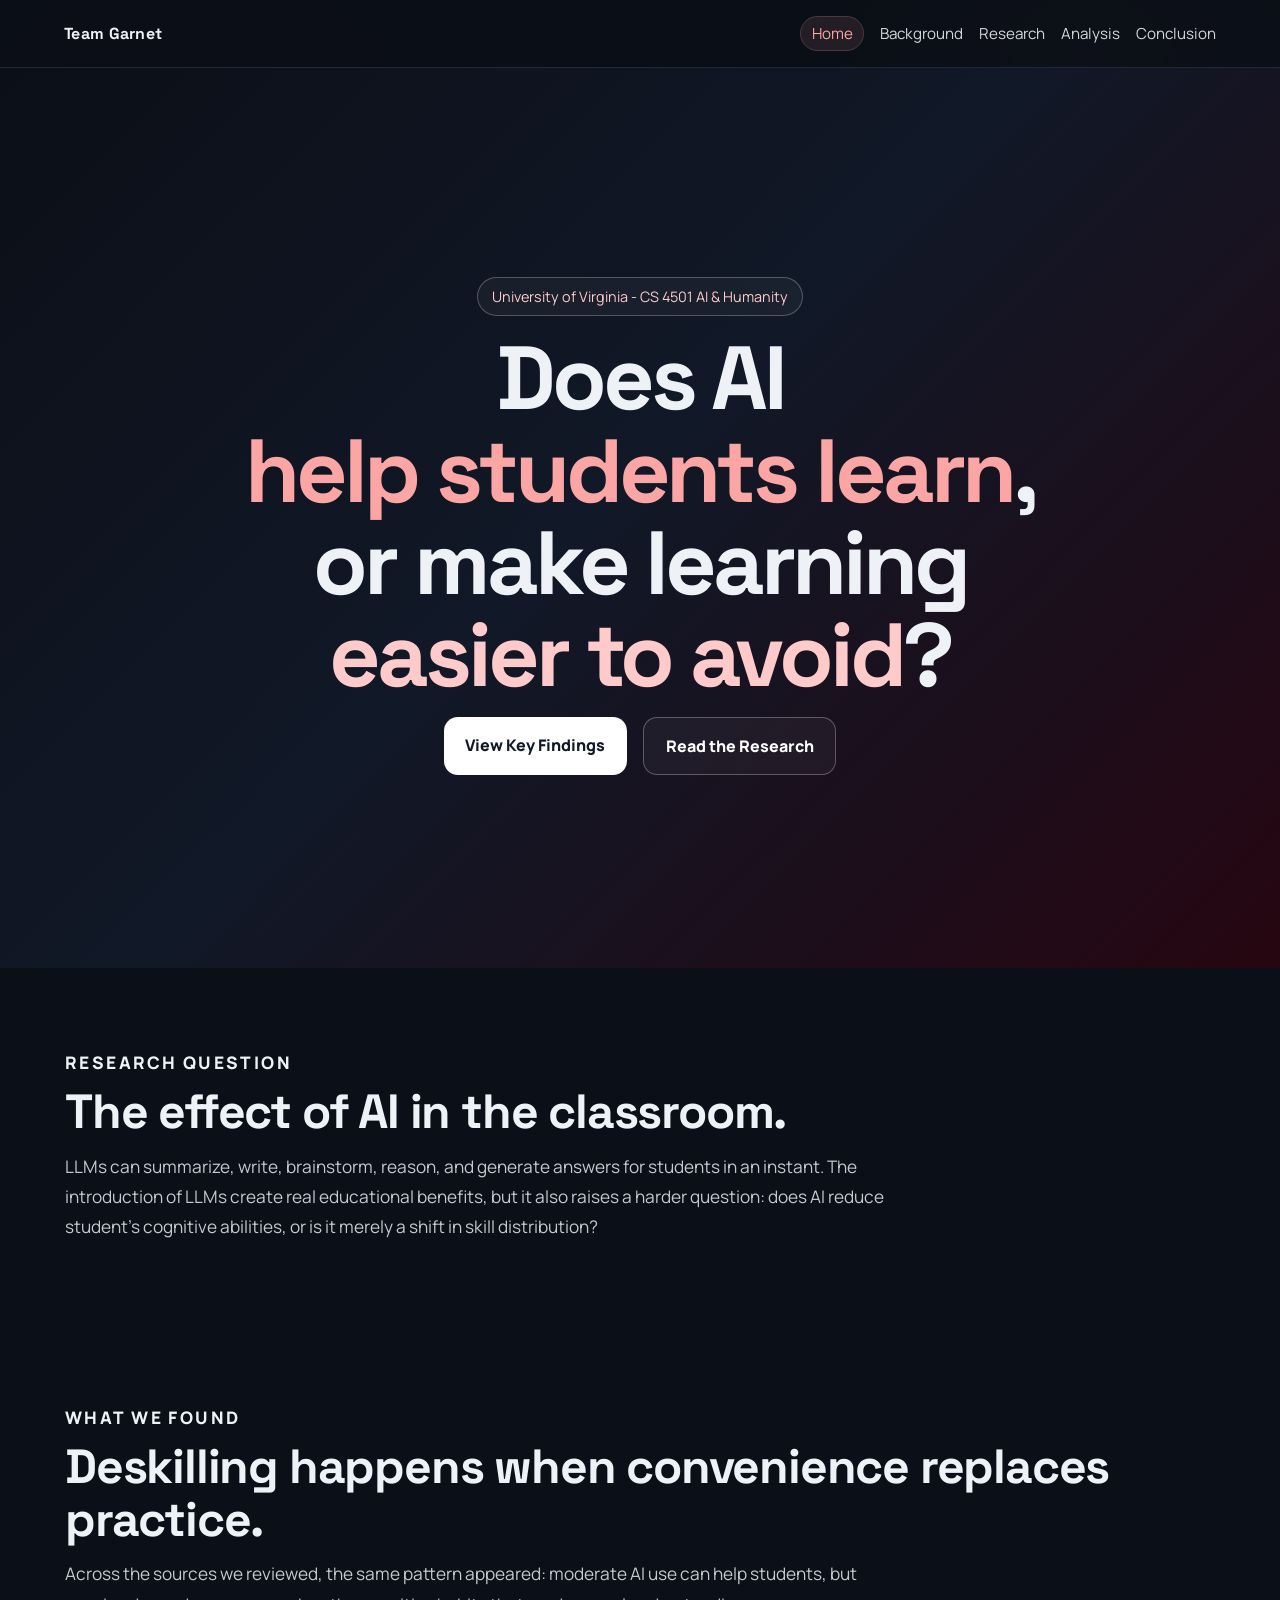
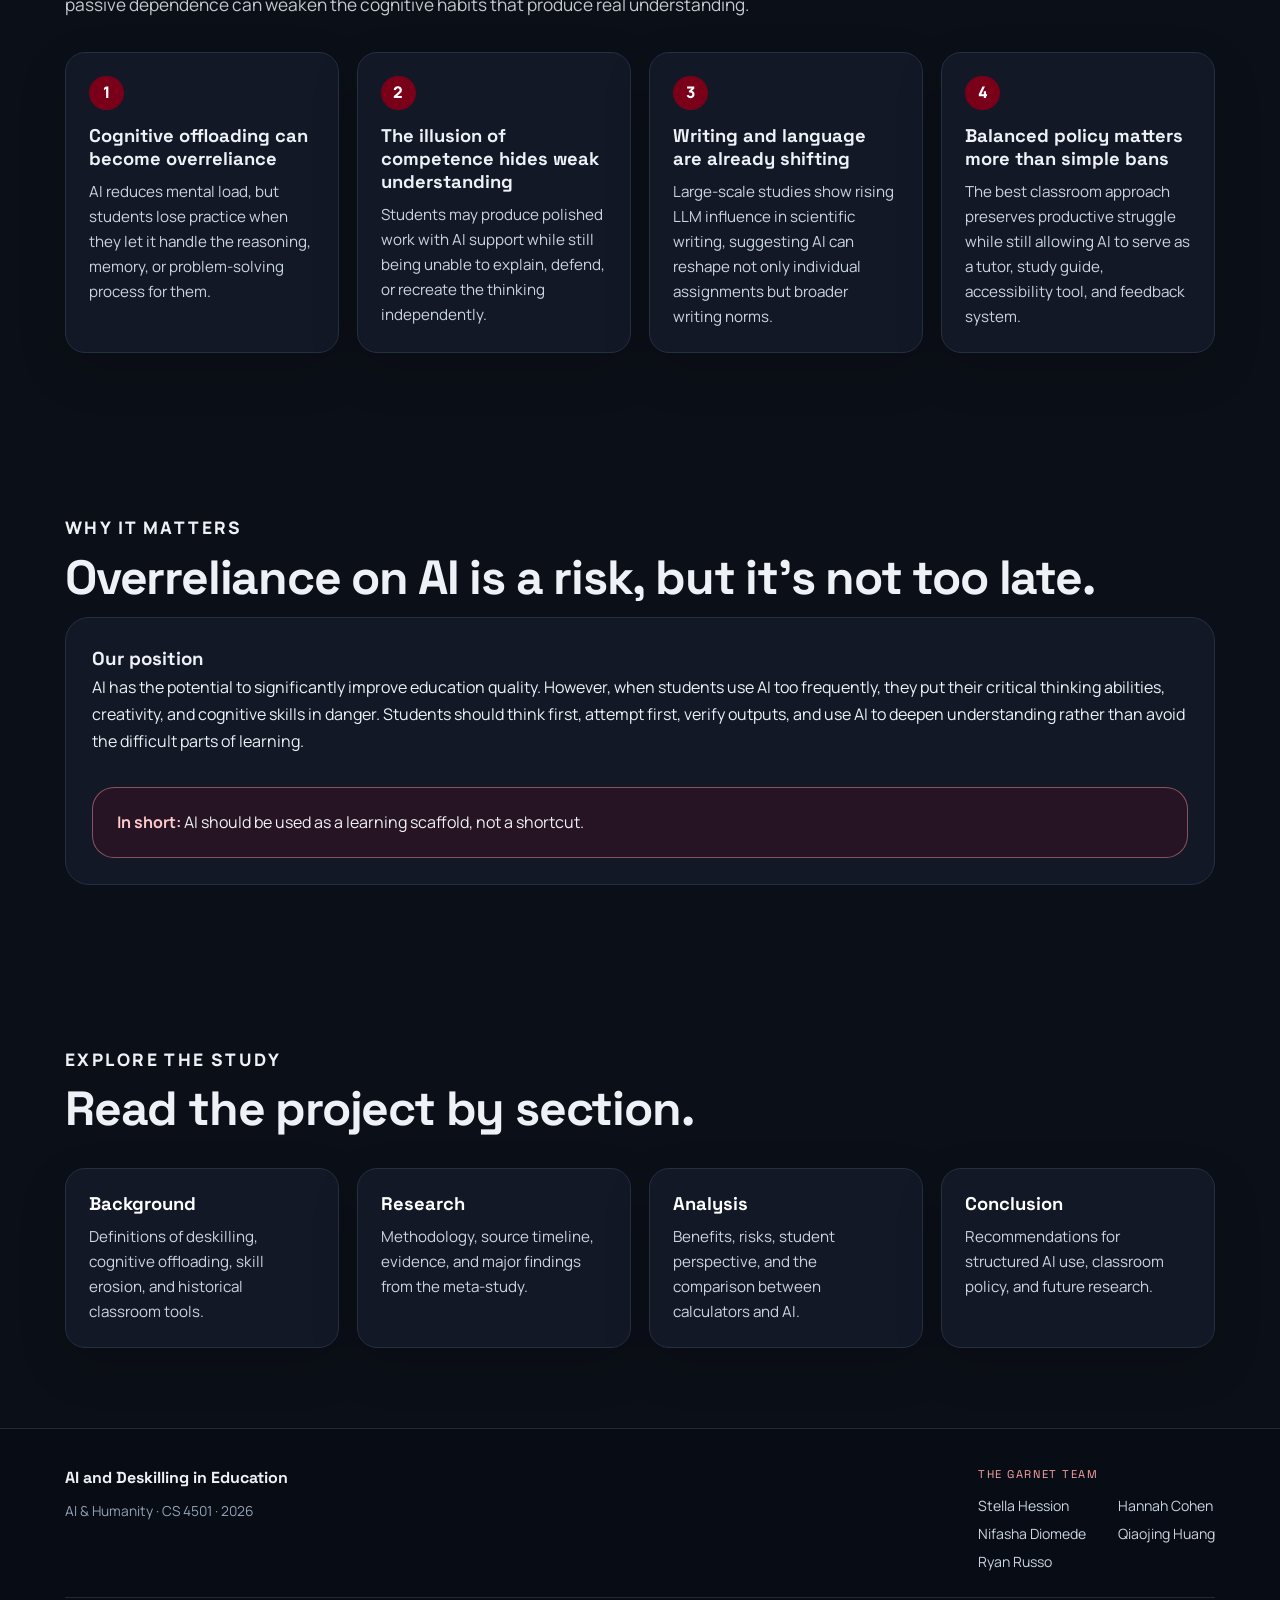
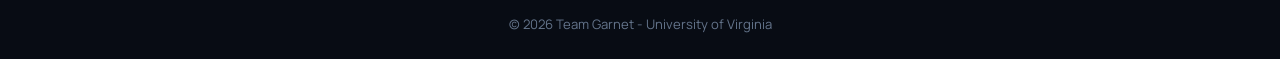
<file: index.html>
<!DOCTYPE html>
<html lang="en">
<head>
<meta charset="UTF-8" />
<meta name="viewport" content="width=device-width, initial-scale=1.0" />
<title>AI and Deskilling in Education | Team Garnet</title>
<link rel="preconnect" href="https://fonts.googleapis.com">
<link rel="preconnect" href="https://fonts.gstatic.com" crossorigin>
<link href="https://fonts.googleapis.com/css2?family=Manrope:wght@400;500;600;700;800&family=Space+Grotesk:wght@500;600;700&display=swap" rel="stylesheet">
<style>
*{margin:0;padding:0;box-sizing:border-box}
html{scroll-behavior:smooth}
body{font-family:"Manrope","Segoe UI",Arial,sans-serif;background:#0b0f17;color:#eef2f7;line-height:1.6}
body::before{content:"";position:fixed;inset:0;pointer-events:none;background:radial-gradient(circle at 15% 20%,rgba(122,0,25,.22),transparent 28%),radial-gradient(circle at 85% 10%,rgba(252,165,165,.14),transparent 24%)}
nav{position:sticky;top:0;width:100%;z-index:1000;background:rgba(11,15,23,.9);backdrop-filter:blur(10px);border-bottom:1px solid #1f2937}
.navwrap{max-width:1200px;margin:auto;display:flex;justify-content:space-between;align-items:center;padding:1.25rem 1.5rem}
.logo{font-family:"Space Grotesk","Segoe UI",Arial,sans-serif;font-weight:700;letter-spacing:.3px}
nav ul{display:flex;gap:1rem;list-style:none;flex-wrap:wrap}
nav a{color:#eef2f7;text-decoration:none;font-size:.95rem;opacity:.88}
nav a:hover{opacity:1;color:#fca5a5}
header{position:relative;min-height:100vh;display:flex;align-items:center;justify-content:center;padding:5rem 1.5rem 4rem;background:linear-gradient(135deg,#0b0f17 0%,#111827 48%,#260611 100%)}
.hero{max-width:1050px;text-align:center}
.badge{display:inline-block;padding:.45rem .9rem;border:1px solid rgba(255,255,255,.25);border-radius:999px;margin-bottom:1rem;font-size:.9rem;color:#fecaca;background:rgba(255,255,255,.04)}
h1,h2,h3,.stat b{font-family:"Space Grotesk","Segoe UI",Arial,sans-serif}
h1{font-size:clamp(2.8rem,7vw,5.8rem);line-height:1.03;margin-bottom:1rem;letter-spacing:-.045em;font-weight:700}
.headline-line{display:block}
.headline-nowrap{white-space:nowrap}
.highlight{color:#fca5a5}
.highlight-alt{color:#fecaca}
.lead{font-size:1.22rem;max-width:820px;margin:0 auto 1.8rem;opacity:.92}
.reveal{opacity:0;transform:translateY(22px);animation:fadeUp .7s ease forwards}
.delay-1{animation-delay:.08s}
.delay-2{animation-delay:.2s}
.delay-3{animation-delay:.32s}
.delay-4{animation-delay:.44s}
.delay-5{animation-delay:.58s}
.delay-6{animation-delay:.72s}
@keyframes fadeUp{
  to{opacity:1;transform:translateY(0)}
}
@media(prefers-reduced-motion:reduce){
  .reveal{opacity:1;transform:none;animation:none}
}
.buttons{display:flex;gap:1rem;justify-content:center;flex-wrap:wrap}
.btn{padding:.95rem 1.35rem;border-radius:14px;text-decoration:none;font-weight:800;transition:.2s}
.btn:hover{transform:translateY(-2px)}
.primary{background:#fff;color:#111827}
.secondary{border:1px solid rgba(255,255,255,.28);color:#fff;background:rgba(255,255,255,.04)}
section{position:relative;padding:5rem 1.5rem}
.wrap{max-width:1150px;margin:auto}
.eyebrow{color:#fca5a5;font-weight:800;text-transform:uppercase;letter-spacing:.14em;font-size:.76rem;margin-bottom:.5rem}
.section-title{font-size:clamp(2rem,4vw,3rem);line-height:1.1;margin-bottom:.8rem;letter-spacing:-.025em}
.muted{opacity:.82;max-width:830px}
.stats{display:grid;grid-template-columns:repeat(auto-fit,minmax(190px,1fr));gap:1rem;margin-top:2.2rem}
.stat{background:linear-gradient(180deg,#151c2b,#101722);padding:1.25rem;border-radius:20px;border:1px solid #243042;text-align:left}
.stat b{display:block;font-size:2.25rem;line-height:1;color:#fca5a5;margin-bottom:.45rem}
.stat span{display:block;color:#cbd5e1;font-size:.95rem}
.callout{margin-top:2rem;padding:1.35rem 1.5rem;border:1px solid rgba(252,165,165,.45);background:rgba(122,0,25,.2);border-radius:22px}
.callout strong{color:#fecaca}
.grid{display:grid;grid-template-columns:repeat(auto-fit,minmax(250px,1fr));gap:1.15rem;margin-top:2rem}
.card{background:#121826;border:1px solid #243042;padding:1.45rem;border-radius:20px;transition:.25s}
.card:hover{transform:translateY(-4px);border-color:#fca5a5}
.card h3{margin-bottom:.55rem;font-size:1.15rem}
.card p{color:#cbd5e1}
.number{display:inline-flex;align-items:center;justify-content:center;width:2.15rem;height:2.15rem;border-radius:50%;background:#7a0019;color:#fff;font-weight:800;margin-bottom:.85rem}
.split{display:grid;grid-template-columns:1.1fr .9fr;gap:1.4rem;align-items:stretch;margin-top:2rem}
.panel{background:#121826;border:1px solid #243042;border-radius:24px;padding:1.6rem}
.comparison{display:grid;gap:.85rem;margin-top:1rem}
.row{display:grid;grid-template-columns:120px 1fr;gap:1rem;align-items:center}
.bar{height:16px;border-radius:999px;background:#1f2937;overflow:hidden}
.bar span{display:block;height:100%;border-radius:999px;background:linear-gradient(90deg,#fca5a5,#ef4444)}
.small{font-size:.9rem;color:#cbd5e1}
.site-card{display:block;color:inherit;text-decoration:none}
.site-card h3{color:#fff}
.site-footer{position:relative;padding:2.25rem 1.5rem 1.5rem;border-top:1px solid #1f2937;color:#cbd5e1;background:#080c14}
.footer-wrap{max-width:1150px;margin:auto;display:grid;grid-template-columns:1fr auto;gap:3rem;align-items:start}
.footer-info h3{color:#eef2f7;margin-bottom:.5rem;font-size:1rem}
.footer-info p{margin-bottom:.35rem;color:#94a3b8;font-size:.86rem}
.footer-label{font-family:"Space Grotesk","Segoe UI",Arial,sans-serif;text-transform:uppercase;letter-spacing:.14em;font-size:.7rem;color:#fca5a5;margin-bottom:.65rem}
.footer-team{justify-self:end}
.team-grid{display:grid;grid-template-columns:repeat(2,max-content);gap:.35rem 2rem}
.team-grid span{color:#cbd5e1;font-size:.88rem}
.footer-bottom{max-width:1150px;margin:1.5rem auto 0;padding-top:1rem;border-top:1px solid #1f2937;text-align:center;color:#64748b;font-size:.82rem}
@media(max-width:560px){
  .navwrap{align-items:flex-start;flex-direction:column;gap:.75rem}
  nav ul{gap:.65rem}
  .split{grid-template-columns:1fr}
  .row{grid-template-columns:1fr}
  .footer-wrap{grid-template-columns:1fr}
  .team-grid{grid-template-columns:1fr}
}
</style>
<link rel="stylesheet" href="assets/style.css">
</head>
<body>
<nav>
<div class="navwrap">
<div class="logo">Team Garnet</div>
<ul>
<li><a class="active" href="index.html">Home</a></li>
<li><a href="background.html">Background</a></li>
<li><a href="research.html">Research</a></li>
<li><a href="analysis.html">Analysis</a></li>
<li><a href="conclusion.html">Conclusion</a></li>
</ul>
</div>
</nav>

<header>
<div class="hero">
<div class="badge reveal delay-1">University of Virginia - CS 4501 AI & Humanity</div>
<h1>
<span class="headline-line reveal delay-2">Does AI <span class="highlight headline-nowrap">help students learn</span>,</span>
<span class="headline-line reveal delay-3">or make learning <span class="highlight-alt headline-nowrap">easier to avoid</span>?</span>
</h1>
<div class="buttons reveal delay-6">
<a class="btn primary" href="#findings">View Key Findings</a>
<a class="btn secondary" href="research.html">Read the Research</a>
</div>
</div>
</header>

<section id="about">
<div class="wrap">
<p class="eyebrow">Research Question</p>
<h2 class="section-title">The effect of AI in the classroom.</h2>
<p class="muted">LLMs can summarize, write, brainstorm, reason, and generate answers for students in an instant. The introduction of LLMs create real educational benefits, but it also raises a harder question: does AI reduce student's cognitive abilities, or is it merely a shift in skill distribution?
</p>
  

</section>

<section id="findings">
<div class="wrap">
<p class="eyebrow">What We Found</p>
<h2 class="section-title">Deskilling happens when convenience replaces practice.</h2>
<p class="muted">Across the sources we reviewed, the same pattern appeared: moderate AI use can help students, but passive dependence can weaken the cognitive habits that produce real understanding.</p>

<div class="grid">
<div class="card">
<div class="number">1</div>
<h3>Cognitive offloading can become overreliance</h3>
<p>AI reduces mental load, but students lose practice when they let it handle the reasoning, memory, or problem-solving process for them.</p>
</div>
<div class="card">
<div class="number">2</div>
<h3>The illusion of competence hides weak understanding</h3>
<p>Students may produce polished work with AI support while still being unable to explain, defend, or recreate the thinking independently.</p>
</div>
<div class="card">
<div class="number">3</div>
<h3>Writing and language are already shifting</h3>
<p>Large-scale studies show rising LLM influence in scientific writing, suggesting AI can reshape not only individual assignments but broader writing norms.</p>
</div>
<div class="card">
<div class="number">4</div>
<h3>Balanced policy matters more than simple bans</h3>
<p>The best classroom approach preserves productive struggle while still allowing AI to serve as a tutor, study guide, accessibility tool, and feedback system.</p>
</div>
</div>
</div>
</section>

<section>
<div class="wrap">
<p class="eyebrow">Why It Matters</p>
<h2 class="section-title">Overreliance on AI is a risk, but it's not too late.</h2>
<div class="panel">
<h3>Our position</h3>
<p>AI has the potential to significantly improve education quality. However, when students use AI too frequently, they put their critical thinking abilities, creativity, and cognitive skills in danger. Students should think first, attempt first, verify outputs, and use AI to deepen understanding rather than avoid the difficult parts of learning.</p>
<div class="callout">
<strong>In short:</strong> AI should be used as a learning scaffold, not a shortcut.
</div>
</div>
</div>
</section>

<section>
<div class="wrap">
<p class="eyebrow">Explore the Study</p>
<h2 class="section-title">Read the project by section.</h2>
<div class="grid">
<a class="card site-card" href="background.html"><h3>Background</h3><p>Definitions of deskilling, cognitive offloading, skill erosion, and historical classroom tools.</p></a>
<a class="card site-card" href="research.html"><h3>Research</h3><p>Methodology, source timeline, evidence, and major findings from the meta-study.</p></a>
<a class="card site-card" href="analysis.html"><h3>Analysis</h3><p>Benefits, risks, student perspective, and the comparison between calculators and AI.</p></a>
<a class="card site-card" href="conclusion.html"><h3>Conclusion</h3><p>Recommendations for structured AI use, classroom policy, and future research.</p></a>
</div>
</div>
</section>

<footer class="site-footer">
<div class="footer-wrap">
<div class="footer-info">
<h3>AI and Deskilling in Education</h3>
<p>AI &amp; Humanity &middot; CS 4501 &middot; 2026</p>
</div>
<div class="footer-team">
<p class="footer-label">The Garnet Team</p>
<div class="team-grid">
<span>Stella Hession</span>
<span>Hannah Cohen</span>
<span>Nifasha Diomede</span>
<span>Qiaojing Huang</span>
<span>Ryan Russo</span>
</div>
</div>
</div>
<div class="footer-bottom">&copy; 2026 Team Garnet - University of Virginia</div>
</footer>
</body>
</html>
</file>
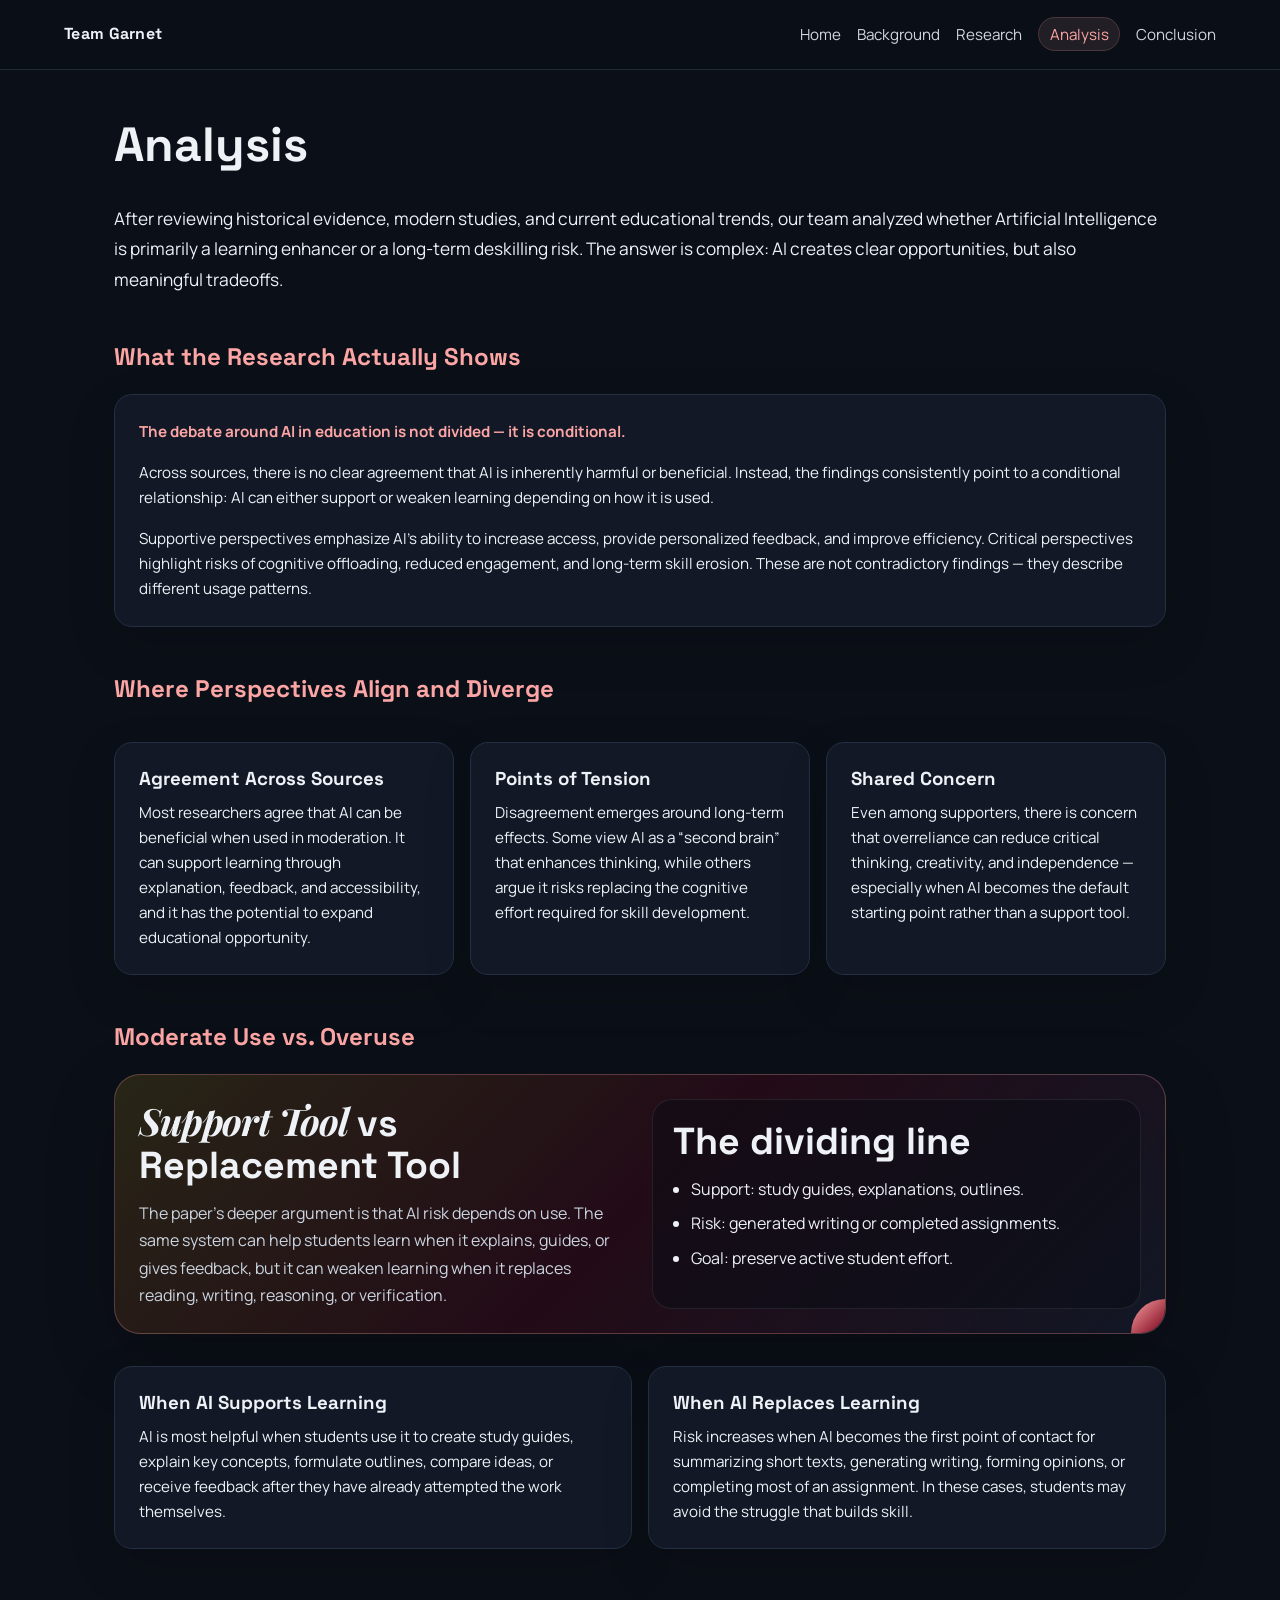
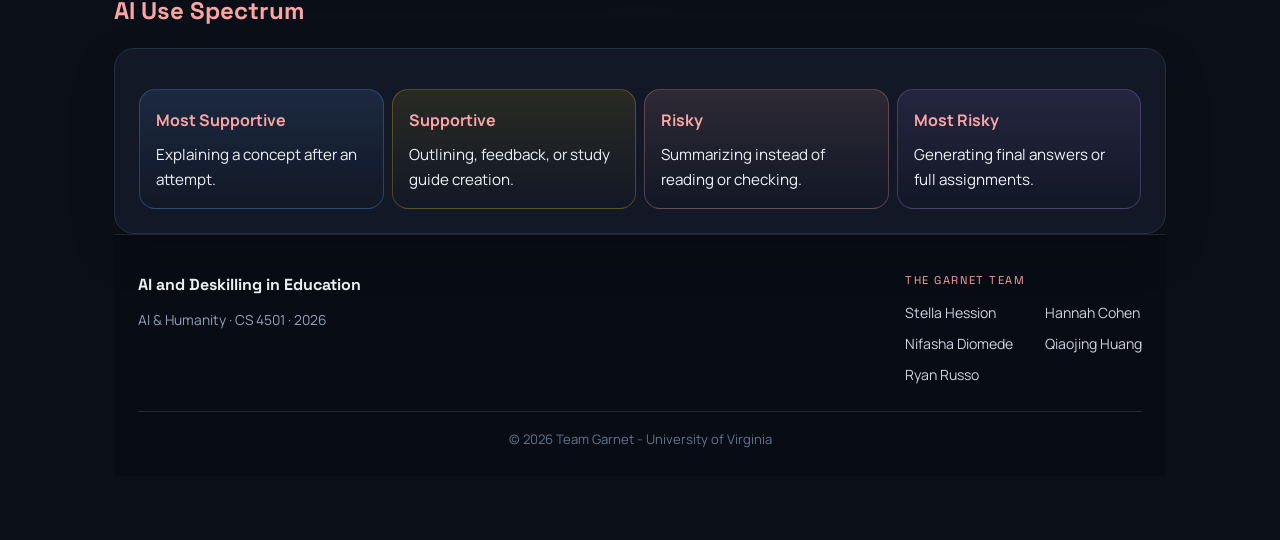
<file: analysis.html>
<!DOCTYPE html>
<html lang="en">
<head>
<meta charset="UTF-8">
<meta name="viewport" content="width=device-width, initial-scale=1.0">
<title>Analysis | AI and Deskilling</title>
<link rel="preconnect" href="https://fonts.googleapis.com">
<link rel="preconnect" href="https://fonts.gstatic.com" crossorigin>
<link href="https://fonts.googleapis.com/css2?family=Manrope:wght@400;500;600;700;800&family=Space+Grotesk:wght@500;600;700&display=swap" rel="stylesheet">

<style>
*{
  margin:0;
  padding:0;
  box-sizing:border-box;
}

body{
  font-family:"Manrope","Segoe UI",Arial,sans-serif;
  background:#0b0f17;
  color:#eef2f7;
  line-height:1.8;
}

nav{
  position:sticky;
  top:0;
  width:100%;
  z-index:1000;
  background:rgba(11,15,23,.9);
  backdrop-filter:blur(10px);
  border-bottom:1px solid #1f2937;
}

.navwrap{
  max-width:1200px;
  margin:auto;
  display:flex;
  justify-content:space-between;
  align-items:center;
  padding:1.25rem 1.5rem;
}

.logo{
  font-family:"Space Grotesk","Segoe UI",Arial,sans-serif;
  font-weight:700;
  letter-spacing:.3px;
}

nav ul{
  display:flex;
  gap:1rem;
  list-style:none;
  flex-wrap:wrap;
}

nav a{
  color:#eef2f7;
  text-decoration:none;
  font-size:.95rem;
  opacity:.88;
  transition:.2s;
}

nav a:hover{
  opacity:1;
  color:#fca5a5;
}

.wrap{
  max-width:1100px;
  margin:auto;
  padding:2rem 1.5rem 4rem;
}

h1,h2,h3{
  font-family:"Space Grotesk","Segoe UI",Arial,sans-serif;
}

h1{
  font-size:3rem;
  margin-bottom:1rem;
}
.reveal-on-scroll{
  opacity:0;
  transform:translateY(18px);
  transition:opacity .6s ease, transform .6s ease;
}
.reveal-on-scroll.is-visible{
  opacity:1;
  transform:translateY(0);
}

h2{
  color:#fca5a5;
  margin-top:2.5rem;
  margin-bottom:1rem;
}

.grid{
  display:grid;
  grid-template-columns:repeat(auto-fit,minmax(260px,1fr));
  gap:1rem;
  margin-top:1rem;
}

.card{
  background:#121826;
  border:1px solid #243042;
  border-radius:18px;
  padding:1.5rem;
  margin-top:1rem;
  transition:.25s;
}

.card:hover{
  transform:translateY(-4px);
  border-color:#fca5a5;
}

.card h3{
  margin-bottom:.6rem;
}

.quote{
  font-size:1.15rem;
  color:#fca5a5;
  font-weight:700;
}
.spectrum{
  margin-top:1rem;
  background:#121826;
  border:1px solid #243042;
  border-radius:20px;
  padding:1.5rem;
}
.spectrum-bar{
  display:grid;
  grid-template-columns:repeat(4,1fr);
  gap:.5rem;
  margin-top:1rem;
}
.spectrum-step{
  min-height:100px;
  padding:1rem;
  border-radius:16px;
  background:#0f1624;
  border:1px solid #243042;
}
.spectrum-step:first-child{border-color:#86efac}
.spectrum-step:last-child{border-color:#ef4444}
.spectrum-step b{
  display:block;
  margin-bottom:.4rem;
  color:#fca5a5;
}
.site-footer{
  padding:2.25rem 1.5rem 1.5rem;
  border-top:1px solid #1f2937;
  color:#cbd5e1;
  background:#080c14;
}
.footer-wrap{
  max-width:1150px;
  margin:auto;
  display:grid;
  grid-template-columns:1fr auto;
  gap:3rem;
  align-items:start;
}
.footer-info h3{
  color:#eef2f7;
  margin-bottom:.5rem;
  font-size:1rem;
}
.footer-info p{
  margin-bottom:.35rem;
  color:#94a3b8;
  font-size:.86rem;
}
.footer-label{
  font-family:"Space Grotesk","Segoe UI",Arial,sans-serif;
  text-transform:uppercase;
  letter-spacing:.14em;
  font-size:.7rem;
  color:#fca5a5;
  margin-bottom:.65rem;
}
.footer-team{
  justify-self:end;
}
.team-grid{
  display:grid;
  grid-template-columns:repeat(2,max-content);
  gap:.35rem 2rem;
}
.team-grid span{
  color:#cbd5e1;
  font-size:.88rem;
}
.footer-bottom{
  max-width:1150px;
  margin:1.5rem auto 0;
  padding-top:1rem;
  border-top:1px solid #1f2937;
  text-align:center;
  color:#64748b;
  font-size:.82rem;
}

@media(max-width:560px){
  h1{font-size:2.3rem;}
  .navwrap{
    align-items:flex-start;
    flex-direction:column;
    gap:.75rem;
  }
  nav ul{gap:.65rem;}
  .footer-wrap{grid-template-columns:1fr;}
  .team-grid{grid-template-columns:1fr;}
  .spectrum-bar{grid-template-columns:1fr;}
}
@media(prefers-reduced-motion:reduce){
  .reveal-on-scroll{
    opacity:1;
    transform:none;
    transition:none;
  }
}
</style>
<link rel="stylesheet" href="assets/style.css">
</head>

<body>

<nav>
<div class="navwrap">
<div class="logo">Team Garnet</div>
<ul>
<li><a href="index.html">Home</a></li>
<li><a href="background.html">Background</a></li>
<li><a href="research.html">Research</a></li>
<li><a class="active" href="analysis.html">Analysis</a></li>
<li><a href="conclusion.html">Conclusion</a></li>
</ul>
</div>
</nav>

<div class="wrap">

<h1>Analysis</h1>

<p>
After reviewing historical evidence, modern studies, and current educational trends, our team analyzed whether Artificial Intelligence is primarily a learning enhancer or a long-term deskilling risk. The answer is complex: AI creates clear opportunities, but also meaningful tradeoffs.
</p>

<h2>What the Research Actually Shows</h2>

<div class="card">

<p class="quote">
The debate around AI in education is not divided — it is conditional.
</p>

<p class="mt-1">
Across sources, there is no clear agreement that AI is inherently harmful or beneficial. Instead, the findings consistently point to a conditional relationship: AI can either support or weaken learning depending on how it is used.
</p>

<p class="mt-1">
Supportive perspectives emphasize AI’s ability to increase access, provide personalized feedback, and improve efficiency. Critical perspectives highlight risks of cognitive offloading, reduced engagement, and long-term skill erosion. These are not contradictory findings — they describe different usage patterns.
</p>

</div>

<h2>Where Perspectives Align and Diverge</h2>

<div class="grid">

<div class="card">
<h3>Agreement Across Sources</h3>
<p>
Most researchers agree that AI can be beneficial when used in moderation. It can support learning through explanation, feedback, and accessibility, and it has the potential to expand educational opportunity.
</p>
</div>

<div class="card">
<h3>Points of Tension</h3>
<p>
Disagreement emerges around long-term effects. Some view AI as a “second brain” that enhances thinking, while others argue it risks replacing the cognitive effort required for skill development.
</p>
</div>

<div class="card">
<h3>Shared Concern</h3>
<p>
Even among supporters, there is concern that overreliance can reduce critical thinking, creativity, and independence — especially when AI becomes the default starting point rather than a support tool.
</p>
</div>

</div>


<h2>Moderate Use vs. Overuse</h2>

<div class="feature-panel analysis-feature corner-accent">
<div>
<h3><span class="serif-accent">Support Tool</span> vs Replacement Tool</h3>
<p>The paper's deeper argument is that AI risk depends on use. The same system can help students learn when it explains, guides, or gives feedback, but it can weaken learning when it replaces reading, writing, reasoning, or verification.</p>
</div>
<div class="feature-side">
<h3>The dividing line</h3>
<ul>
<li>Support: study guides, explanations, outlines.</li>
<li>Risk: generated writing or completed assignments.</li>
<li>Goal: preserve active student effort.</li>
</ul>
</div>
</div>

<div class="grid">

<div class="card">
<h3>When AI Supports Learning</h3>
<p>
AI is most helpful when students use it to create study guides, explain key concepts, formulate outlines, compare ideas, or receive feedback after they have already attempted the work themselves.
</p>
</div>

<div class="card">
<h3>When AI Replaces Learning</h3>
<p>
Risk increases when AI becomes the first point of contact for summarizing short texts, generating writing, forming opinions, or completing most of an assignment. In these cases, students may avoid the struggle that builds skill.
</p>
</div>

</div>

<h2>AI Use Spectrum</h2>

<div class="spectrum">
<div class="spectrum-bar">
<div class="spectrum-step">
<b>Most Supportive</b>
<p>Explaining a concept after an attempt.</p>
</div>
<div class="spectrum-step">
<b>Supportive</b>
<p>Outlining, feedback, or study guide creation.</p>
</div>
<div class="spectrum-step">
<b>Risky</b>
<p>Summarizing instead of reading or checking.</p>
</div>
<div class="spectrum-step">
<b>Most Risky</b>
<p>Generating final answers or full assignments.</p>
</div>
</div>
</div>




<footer class="site-footer">
<div class="footer-wrap">
<div class="footer-info">
<h3>AI and Deskilling in Education</h3>
<p>AI &amp; Humanity &middot; CS 4501 &middot; 2026</p>
</div>
<div class="footer-team">
<p class="footer-label">The Garnet Team</p>
<div class="team-grid">
<span>Stella Hession</span>
<span>Hannah Cohen</span>
<span>Nifasha Diomede</span>
<span>Qiaojing Huang</span>
<span>Ryan Russo</span>
</div>
</div>
</div>
<div class="footer-bottom">&copy; 2026 Team Garnet - University of Virginia</div>
</footer>

<script>
const revealItems = document.querySelectorAll(".wrap > h1, .wrap > p, .wrap > h2, .card, .feature-panel, .spectrum");

if (window.matchMedia("(prefers-reduced-motion: reduce)").matches) {
  revealItems.forEach((item) => item.classList.add("is-visible"));
} else {
  revealItems.forEach((item) => item.classList.add("reveal-on-scroll"));

  const observer = new IntersectionObserver((entries) => {
    entries.forEach((entry) => {
      if (entry.isIntersecting) {
        entry.target.classList.add("is-visible");
        observer.unobserve(entry.target);
      }
    });
  }, { threshold: 0.12 });

  revealItems.forEach((item) => observer.observe(item));
}
</script>

</body>
</html>
</file>
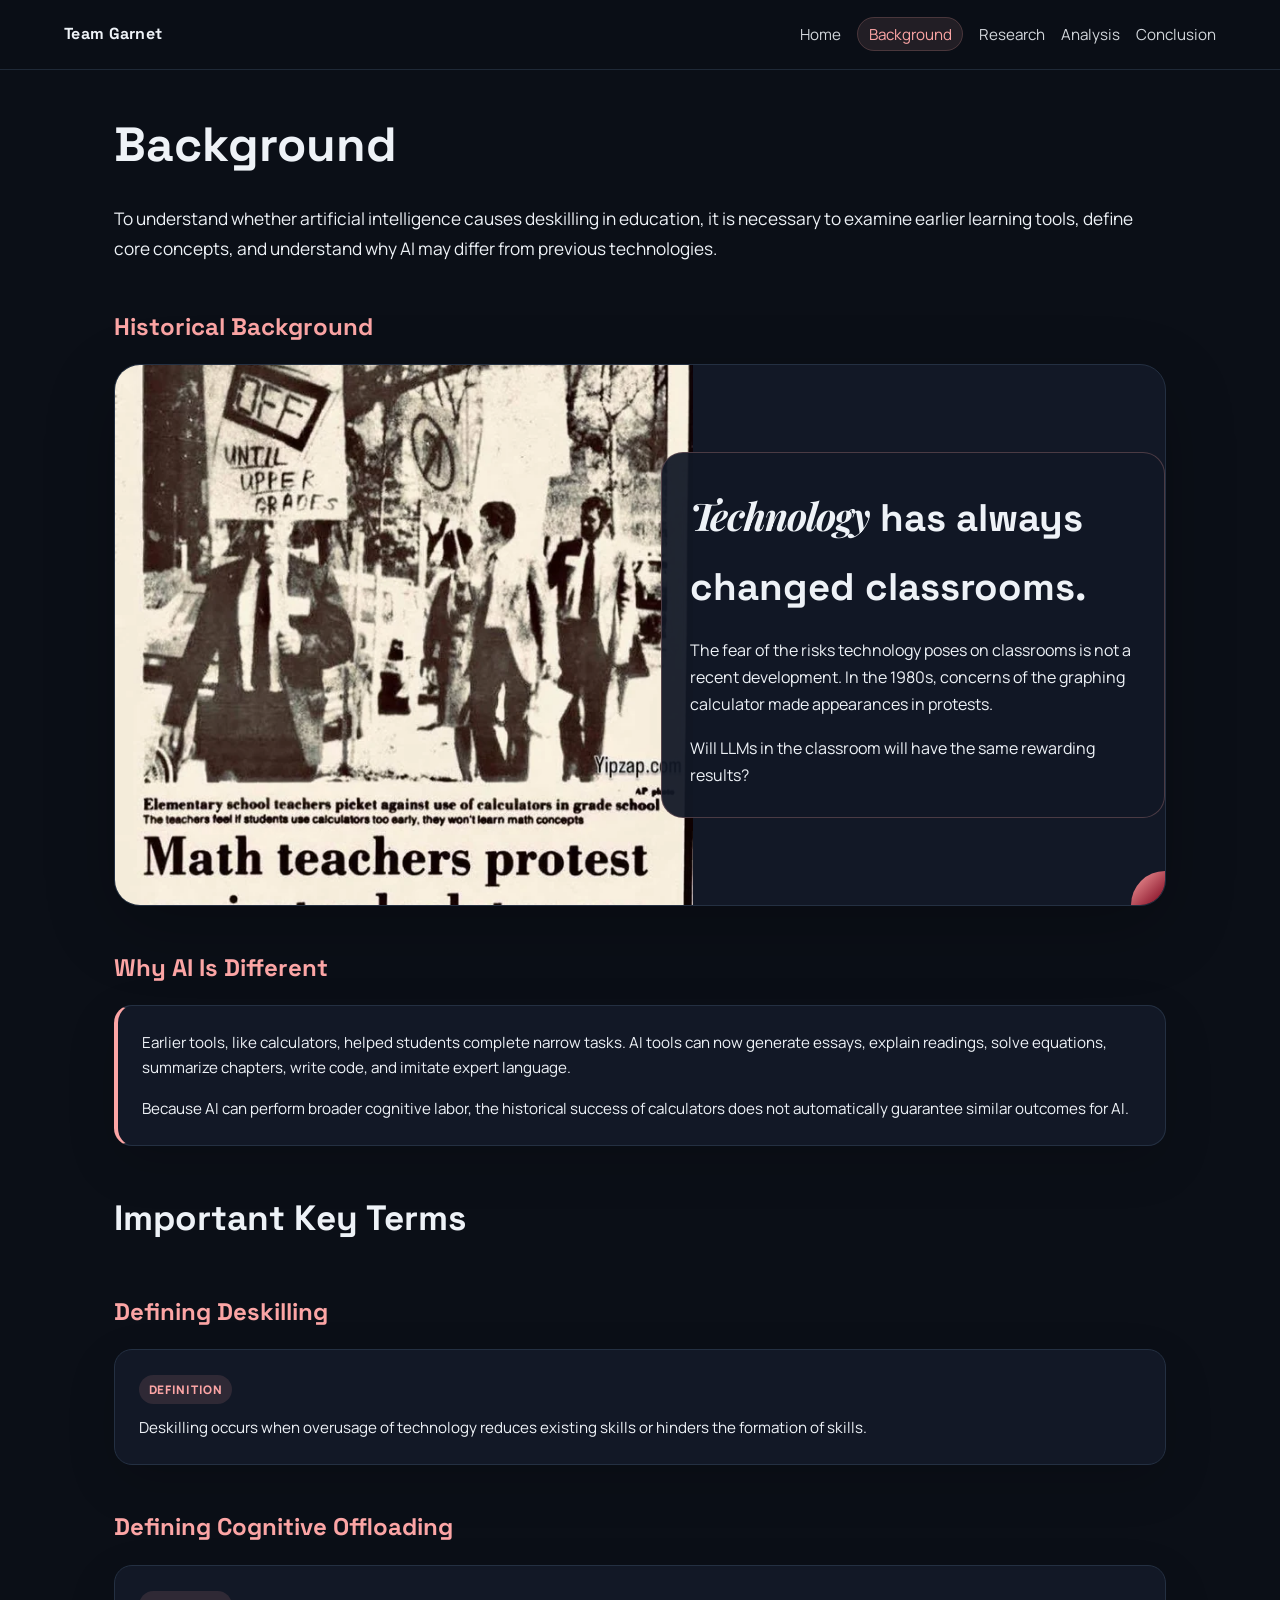
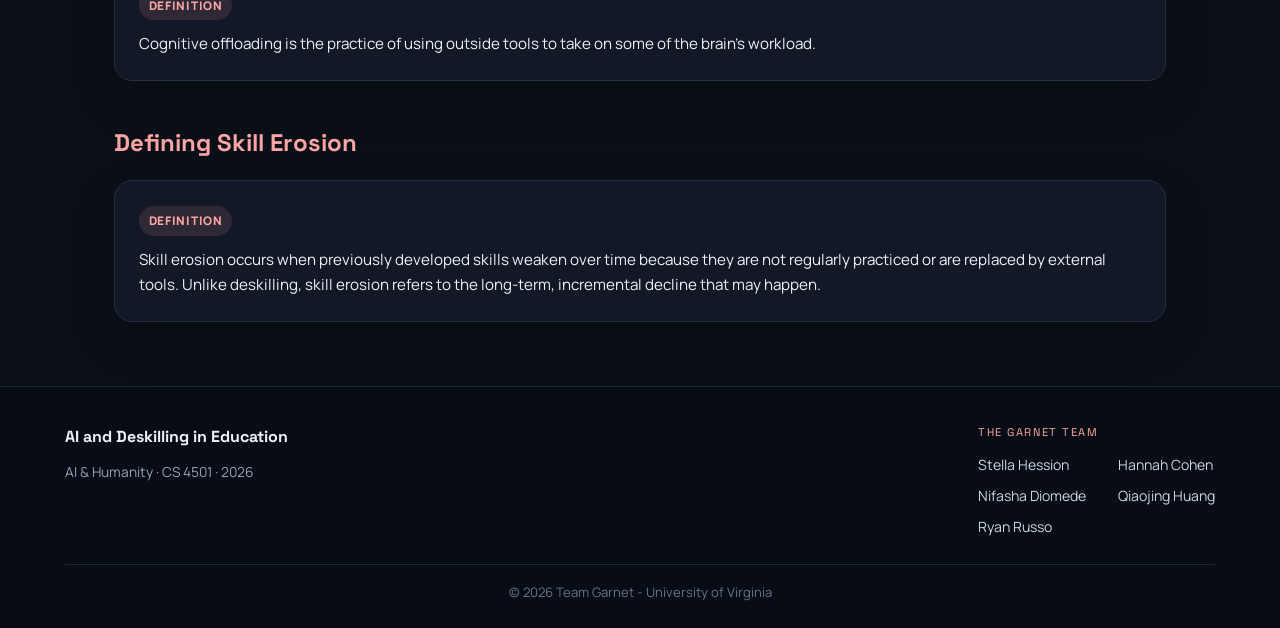
<file: background.html>
<!DOCTYPE html>

<html lang="en">

<head>

<meta charset="UTF-8">

<meta name="viewport" content="width=device-width, initial-scale=1.0">

<title>Background | AI and Deskilling</title>

<link rel="preconnect" href="https://fonts.googleapis.com">
<link rel="preconnect" href="https://fonts.gstatic.com" crossorigin>
<link href="https://fonts.googleapis.com/css2?family=Manrope:wght@400;500;600;700;800&family=Space+Grotesk:wght@500;600;700&display=swap" rel="stylesheet">

<style>

*{

  margin:0;

  padding:0;

  box-sizing:border-box;

}

body{

  font-family:"Manrope","Segoe UI",Arial,sans-serif;

  background:#0b0f17;

  color:#eef2f7;

  line-height:1.8;

}

nav{

  position:sticky;

  top:0;

  width:100%;

  z-index:1000;

  background:rgba(11,15,23,.9);

  backdrop-filter:blur(10px);

  border-bottom:1px solid #1f2937;

}

.navwrap{

  max-width:1200px;

  margin:auto;

  display:flex;

  justify-content:space-between;

  align-items:center;

  padding:1.25rem 1.5rem;

}

.logo{

  font-family:"Space Grotesk","Segoe UI",Arial,sans-serif;

  font-weight:700;

  letter-spacing:.3px;

}

nav ul{

  display:flex;

  gap:1rem;

  list-style:none;

  flex-wrap:wrap;

}

nav a{

  color:#eef2f7;

  text-decoration:none;

  font-size:.95rem;

  opacity:.88;

  transition:.2s;

}

nav a:hover{

  opacity:1;

  color:#fca5a5;

}

.wrap{

  max-width:1100px;

  margin:auto;

  padding:2rem 1.5rem 4rem;

}

h1,h2,h3{

  font-family:"Space Grotesk","Segoe UI",Arial,sans-serif;

}

h1{

  font-size:3rem;

  margin-bottom:1rem;

}

.reveal-on-scroll{

  opacity:0;

  transform:translateY(18px);

  transition:opacity .6s ease, transform .6s ease;

}

.reveal-on-scroll.is-visible{

  opacity:1;

  transform:translateY(0);

}

h2{

  color:#fca5a5;

  margin-top:2.5rem;

  margin-bottom:1rem;

}

.card{

  background:#121826;

  border:1px solid #243042;

  border-radius:18px;

  padding:1.5rem;

  margin-top:1rem;

}

.card img{

  width:100%;

  border-radius:14px;

  margin-bottom:1rem;

}

.timeline{

  display:grid;

  grid-template-columns:repeat(auto-fit,minmax(220px,1fr));

  gap:1rem;

  margin-top:1rem;

}

.timeline-step{

  position:relative;

  background:linear-gradient(180deg,#151c2b,#101722);

  border:1px solid #243042;

  border-radius:18px;

  padding:1.25rem;

}

.timeline-step b{

  display:block;

  color:#fca5a5;

  margin-bottom:.45rem;

}

.compare-grid{

  display:grid;

  grid-template-columns:repeat(auto-fit,minmax(260px,1fr));

  gap:1rem;

  margin-top:1rem;

}

.compare-card{

  background:#121826;

  border:1px solid #243042;

  border-radius:18px;

  padding:1.5rem;

}

.compare-card ul{

  margin-top:.8rem;

  padding-left:1.2rem;

}

.compare-card li{

  margin-bottom:.35rem;

}

.site-footer{

  padding:2.25rem 1.5rem 1.5rem;

  border-top:1px solid #1f2937;

  color:#cbd5e1;

  background:#080c14;

}

.footer-wrap{

  max-width:1150px;

  margin:auto;

  display:grid;

  grid-template-columns:1fr auto;

  gap:3rem;

  align-items:start;

}

.footer-info h3{

  color:#eef2f7;

  margin-bottom:.5rem;

  font-size:1rem;

}

.footer-info p{

  margin-bottom:.35rem;

  color:#94a3b8;

  font-size:.86rem;

}

.footer-label{

  font-family:"Space Grotesk","Segoe UI",Arial,sans-serif;

  text-transform:uppercase;

  letter-spacing:.14em;

  font-size:.7rem;

  color:#fca5a5;

  margin-bottom:.65rem;

}

.footer-team{

  justify-self:end;

}

.team-grid{

  display:grid;

  grid-template-columns:repeat(2,max-content);

  gap:.35rem 2rem;

}

.team-grid span{

  color:#cbd5e1;

  font-size:.88rem;

}

.footer-bottom{

  max-width:1150px;

  margin:1.5rem auto 0;

  padding-top:1rem;

  border-top:1px solid #1f2937;

  text-align:center;

  color:#64748b;

  font-size:.82rem;

}

@media(max-width:560px){

  h1{font-size:2.3rem;}

  .navwrap{

    align-items:flex-start;

    flex-direction:column;

    gap:.75rem;

  }

  nav ul{gap:.65rem;}

  .footer-wrap{grid-template-columns:1fr;}

  .team-grid{grid-template-columns:1fr;}

}

@media(prefers-reduced-motion:reduce){

  .reveal-on-scroll{

    opacity:1;

    transform:none;

    transition:none;

  }

}

</style>
<link rel="stylesheet" href="assets/style.css">

</head>

<body>

<nav>

<div class="navwrap">

<div class="logo">Team Garnet</div>

<ul>

<li><a href="index.html">Home</a></li>

<li><a class="active" href="background.html">Background</a></li>

<li><a href="research.html">Research</a></li>

<li><a href="analysis.html">Analysis</a></li>

<li><a href="conclusion.html">Conclusion</a></li>

</ul>

</div>

</nav>

<div class="wrap">

<h1>Background</h1>

<p>

To understand whether artificial intelligence causes deskilling in education, it is necessary to examine earlier learning tools, define core concepts, and understand why AI may differ from previous technologies.

</p>

<h2>Historical Background</h2>

<div class="image-feature corner-accent">

<img src="assets/images/mathteachers.webp" alt="Teachers protesting calculator use">

<div class="image-feature-copy">

<h3><span class="serif-accent">Technology</span> has always changed classrooms.</h3>

<p>

The fear of the risks technology poses on classrooms is not a recent development. In the 1980s, concerns of the graphing calculator made appearances in protests.

</p>

<p class="mt-1">

Will LLMs in the classroom will have the same rewarding results?
</p>

</div>

</div>

<h2>Why AI Is Different</h2>
<div class="card accent-left">
<p>
Earlier tools, like calculators, helped students complete narrow tasks. AI tools can now generate essays, explain readings, solve equations, summarize chapters, write code, and imitate expert language.
<p class="mt-1">
Because AI can perform broader cognitive labor, the historical success of calculators does not automatically guarantee similar outcomes for AI.
</p>
</div>

<h2 style="color:#eef2f7; font-size:2.2rem; margin-top:2.5rem;">
  Important Key Terms
</h2>
  

<h2>Defining Deskilling</h2>
<div class="card definition-card">
<span class="definition-badge">Definition</span>
<p>
Deskilling occurs when overusage of technology reduces existing skills or hinders the formation of skills.  
</p>
</div>

<h2>Defining Cognitive Offloading</h2>
<div class="card definition-card">
<span class="definition-badge">Definition</span>
<p>
Cognitive offloading is the practice of using outside tools to take on some of the brain’s workload.
</div>

<h2>Defining Skill Erosion</h2>
<div class="card definition-card">
<span class="definition-badge">Definition</span>
<p>
Skill erosion occurs when previously developed skills weaken over time because they are not regularly practiced or are replaced by external tools. Unlike deskilling, skill erosion refers to the long-term, incremental decline that may happen.
</p>
</div>
  

</div>
</div>

<footer class="site-footer">

<div class="footer-wrap">

<div class="footer-info">

<h3>AI and Deskilling in Education</h3>

<p>AI &amp; Humanity &middot; CS 4501 &middot; 2026</p>

</div>

<div class="footer-team">

<p class="footer-label">The Garnet Team</p>

<div class="team-grid">

<span>Stella Hession</span>

<span>Hannah Cohen</span>

<span>Nifasha Diomede</span>

<span>Qiaojing Huang</span>

<span>Ryan Russo</span>

</div>

</div>

</div>

<div class="footer-bottom">&copy; 2026 Team Garnet - University of Virginia</div>

</footer>

<script>
const revealItems = document.querySelectorAll(".wrap > h1, .wrap > p, .wrap > h2, .card, .timeline-step, .image-feature, .feature-panel");

if (window.matchMedia("(prefers-reduced-motion: reduce)").matches) {
  revealItems.forEach((item) => item.classList.add("is-visible"));
} else {
  revealItems.forEach((item) => item.classList.add("reveal-on-scroll"));

  const observer = new IntersectionObserver((entries) => {
    entries.forEach((entry) => {
      if (entry.isIntersecting) {
        entry.target.classList.add("is-visible");
        observer.unobserve(entry.target);
      }
    });
  }, { threshold: 0.12 });

  revealItems.forEach((item) => observer.observe(item));
}
</script>

</body>

</html>
</file>
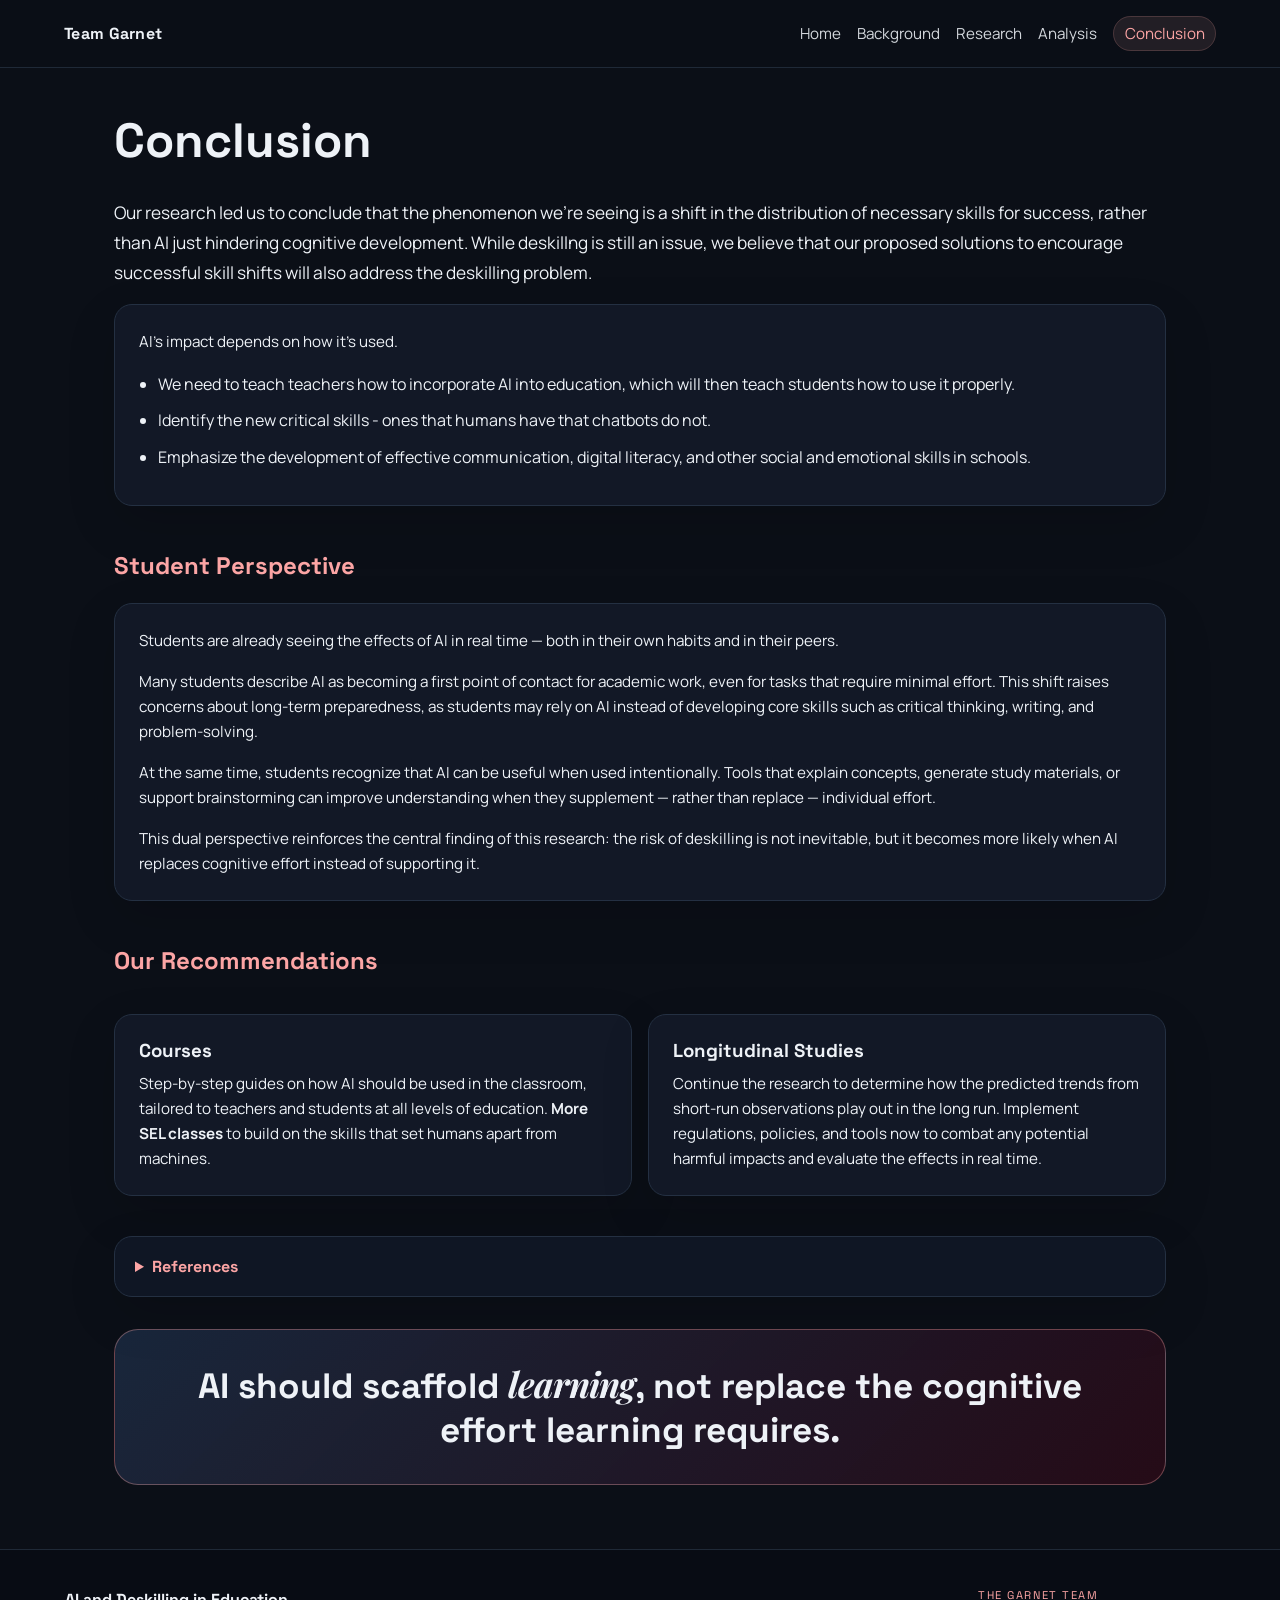
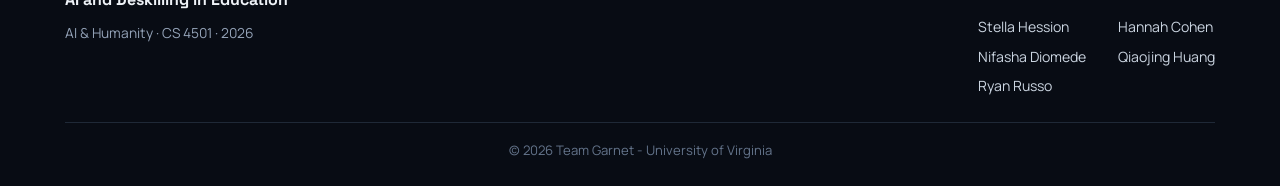
<file: conclusion.html>
<!DOCTYPE html>
<html lang="en">
<head>
<meta charset="UTF-8">
<meta name="viewport" content="width=device-width,initial-scale=1.0">
<title>Conclusion | AI and Deskilling</title>
<link rel="preconnect" href="https://fonts.googleapis.com">
<link rel="preconnect" href="https://fonts.gstatic.com" crossorigin>
<link href="https://fonts.googleapis.com/css2?family=Manrope:wght@400;500;600;700;800&family=Space+Grotesk:wght@500;600;700&display=swap" rel="stylesheet">
<style>
*{
  margin:0;
  padding:0;
  box-sizing:border-box;
}
body{
  font-family:"Manrope","Segoe UI",Arial,sans-serif;
  background:#0b0f17;
  color:#eef2f7;
  line-height:1.7;
}
nav{
  position:sticky;
  top:0;
  width:100%;
  z-index:1000;
  background:rgba(11,15,23,.9);
  backdrop-filter:blur(10px);
  border-bottom:1px solid #1f2937;
}
.navwrap{
  max-width:1200px;
  margin:auto;
  display:flex;
  justify-content:space-between;
  align-items:center;
  padding:1.25rem 1.5rem;
}
.logo{
  font-family:"Space Grotesk","Segoe UI",Arial,sans-serif;
  font-weight:700;
  letter-spacing:.3px;
}
nav ul{
  display:flex;
  gap:1rem;
  list-style:none;
  flex-wrap:wrap;
}
nav a{
  color:#eef2f7;
  text-decoration:none;
  font-size:.95rem;
  opacity:.88;
}
nav a:hover{
  opacity:1;
  color:#fca5a5;
}
.wrap{
  max-width:1100px;
  margin:auto;
  padding:2rem 1.5rem 4rem;
}
h1,h2,h3,.stat h3{
  font-family:"Space Grotesk","Segoe UI",Arial,sans-serif;
}
h1{
  font-size:3rem;
  margin-bottom:1rem;
}
.reveal-on-scroll{
  opacity:0;
  transform:translateY(18px);
  transition:opacity .6s ease, transform .6s ease;
}
.reveal-on-scroll.is-visible{
  opacity:1;
  transform:translateY(0);
}
h2{
  margin-top:2.5rem;
  margin-bottom:.8rem;
  color:#fca5a5;
}
.card{
  background:#121826;
  padding:1.5rem;
  border-radius:18px;
  border:1px solid #243042;
  margin-top:1rem;
}
.card h3{
  margin-bottom:.5rem;
}
.grid{
  display:grid;
  grid-template-columns:repeat(auto-fit,minmax(260px,1fr));
  gap:1rem;
  margin-top:1rem;
}
.stat{
  background:#121826;
  padding:1.5rem;
  border-radius:18px;
  border:1px solid #243042;
  text-align:center;
}
.stat h3{
  font-size:2rem;
  color:#fca5a5;
}
.ref-list{
  list-style:none;
  margin-top:1rem;
  display:flex;
  flex-direction:column;
  gap:.75rem;
}
.ref-list li{
  background:#121826;
  padding:.8rem 1rem;
  border-radius:14px;
  border:1px solid #243042;
  font-size:.82rem;
  color:#cbd5e1;
}
.ref-details{
  margin-top:2.5rem;
  background:#0f1624;
  border:1px solid #243042;
  border-radius:18px;
  padding:1rem 1.25rem;
}
.ref-details summary{
  cursor:pointer;
  color:#fca5a5;
  font-family:"Space Grotesk","Segoe UI",Arial,sans-serif;
  font-weight:700;
}
.site-footer{
  padding:2.25rem 1.5rem 1.5rem;
  border-top:1px solid #1f2937;
  color:#cbd5e1;
  background:#080c14;
}
.footer-wrap{
  max-width:1150px;
  margin:auto;
  display:grid;
  grid-template-columns:1fr auto;
  gap:3rem;
  align-items:start;
}
.footer-info h3{
  color:#eef2f7;
  margin-bottom:.5rem;
  font-size:1rem;
}
.footer-info p{
  margin-bottom:.35rem;
  color:#94a3b8;
  font-size:.86rem;
}
.footer-label{
  font-family:"Space Grotesk","Segoe UI",Arial,sans-serif;
  text-transform:uppercase;
  letter-spacing:.14em;
  font-size:.7rem;
  color:#fca5a5;
  margin-bottom:.65rem;
}
.footer-team{
  justify-self:end;
}
.team-grid{
  display:grid;
  grid-template-columns:repeat(2,max-content);
  gap:.35rem 2rem;
}
.team-grid span{
  color:#cbd5e1;
  font-size:.88rem;
}
.footer-bottom{
  max-width:1150px;
  margin:1.5rem auto 0;
  padding-top:1rem;
  border-top:1px solid #1f2937;
  text-align:center;
  color:#64748b;
  font-size:.82rem;
}
@media(max-width:560px){
  .navwrap{
    align-items:flex-start;
    flex-direction:column;
    gap:.75rem;
  }
  nav ul{gap:.65rem;}
  .footer-wrap{grid-template-columns:1fr;}
  .team-grid{grid-template-columns:1fr;}
}
@media(prefers-reduced-motion:reduce){
  .reveal-on-scroll{
    opacity:1;
    transform:none;
    transition:none;
  }
}
.takeaways {
  margin-top: 1rem;
  padding-left: 1.2rem;
}

.takeaways li {
  margin-bottom: 0.6rem;
  color: #eef2f7;
  font-size: 1rem;
}
</style>
<link rel="stylesheet" href="assets/style.css">
</head>
<body>
<nav>
  <div class="navwrap">
    <div class="logo">Team Garnet</div>
    <ul>
      <li><a href="index.html">Home</a></li>
      <li><a href="background.html">Background</a></li>
      <li><a href="research.html">Research</a></li>
      <li><a href="analysis.html">Analysis</a></li>
      <li><a class="active" href="conclusion.html">Conclusion</a></li>
    </ul>
  </div>
</nav>
 
<div class="wrap">
  <h1>Conclusion</h1>
  <p>
Our research led us to conclude that the phenomenon we're seeing is a shift in the distribution of necessary skills for success, rather than AI just hindering cognitive development. While deskillng is still an issue, we believe that our proposed solutions to encourage successful skill shifts will also address the deskilling problem.
  </p>
 
<div class="card">

<p class="quote">
AI’s impact depends on how it’s used.
</p>

<ul class="takeaways">
  <li>We need to teach teachers how to incorporate AI into education, which will then teach students how to use it properly.</li>
  <li>Identify the new critical skills - ones that humans have that chatbots do not.</li>
  <li>Emphasize the development of effective communication, digital literacy, and other social and emotional skills in schools.</li>
</ul>

</div>
 
 
  <h2>Student Perspective</h2>

<div class="card">

<p class="quote">
Students are already seeing the effects of AI in real time — both in their own habits and in their peers.
</p>

<p class="mt-1">
Many students describe AI as becoming a first point of contact for academic work, even for tasks that require minimal effort. This shift raises concerns about long-term preparedness, as students may rely on AI instead of developing core skills such as critical thinking, writing, and problem-solving.
</p>

<p class="mt-1">
At the same time, students recognize that AI can be useful when used intentionally. Tools that explain concepts, generate study materials, or support brainstorming can improve understanding when they supplement — rather than replace — individual effort.
</p>

<p class="mt-1">
This dual perspective reinforces the central finding of this research: the risk of deskilling is not inevitable, but it becomes more likely when AI replaces cognitive effort instead of supporting it.
</p>

</div>
<h2>Our Recommendations</h2>
  <div class="grid">

<div class="card">
<h3>Courses</h3>
<p>
Step-by-step guides on how AI should be used in the classroom, tailored to teachers and students at all levels of education. <strong>More SEL classes</strong> to build on the skills that set humans apart from machines.
</p>
</div>

<div class="card">
<h3>Longitudinal Studies</h3>
<p>
Continue the research to determine how the predicted trends from short-run observations play out in the long run. Implement regulations, policies, and tools now to combat any potential harmful impacts and evaluate the effects in real time.
</p>
</div>

</div>

  <details class="ref-details">
  <summary>References</summary>
  <ul class="ref-list">
    <li>[1] Barton, Susan Ph.D. "A Review of Research on Student Achievement and Attitude In Computer and Calculator Enhanced Mathematics Courses." <em>Semantic Scholar</em>, 2000. https://atcm.mathandtech.org/EP/2000/ATCMP130/fullpaper.pdf</li>
    <li>[2] Bridgeman, Brent, et al. "Effects of Calculator Use on Scores on a Test of Mathematical Reasoning." <em>Journal of Educational Measurement</em>, vol. 32, no. 4, 1995, pp. 323–40. JSTOR, http://www.jstor.org/stable/143526</li>
    <li>[3] Favero, Lucile, et al. "AI in Education beyond Learning Outcomes: Cognition, Agency, Emotion, and Ethics." <em>arXiv.org</em>, 4 Feb. 2026. arxiv.org/abs/2602.04598</li>
    <li>[4] Galpin, Riley, et al. "Exploring the Structure of AI-Induced Language Change in Scientific English." <em>arXiv.org</em>, 26 June 2025. arxiv.org/abs/2506.21817v1</li>
    <li>[5] Gerlich, Michael. "AI Tools in Society: Impacts on Cognitive Offloading and the Future of Critical Thinking." <em>MDPI</em>, 3 Jan. 2025. www.mdpi.com/2075-4698/15/1/6</li>
    <li>[6] Liang, Weixin, et al. "Mapping the Increasing Use of LLMs in Scientific Papers." <em>arXiv.org</em>, 1 Apr. 2024. arxiv.org/abs/2404.01268</li>
    <li>[7] Matueny, Ramzy Muorwel, and Joseph Juma Nyamai. "Illusion of Competence and Skill Degradation in Artificial Intelligence Dependency among Users." <em>International Journal of Research and Scientific Innovation</em>, 18 June 2025. rsisinternational.org/journals/ijrsi/articles/illusion-of-competence-and-skill-degradation-in-artificial-intelligence-dependency-among-users</li>
    <li>[8] Shukla, Prakash, et al. "De-Skilling, Cognitive Offloading, and Misplaced Responsibilities: Potential Ironies of AI-Assisted Design." <em>arXiv.org</em>, 5 Mar. 2025. arxiv.org/abs/2503.03924</li>
    <li>[9] Tramer, Florian. "Trends in LLM-Generated Citations on Arxiv." <em>SPY Lab</em>, 3 Aug. 2025. spylab.ai/blog/hallucinations/</li>
    <li>[10] Yiğit, Mehmet Fatih. "The Silent Skill Erosion: Cognitive Offloading in the Age of Educational AI." <em>Research Gate</em>, Oct. 2025. www.researchgate.net/publication/397173967</li>
  </ul>
  </details>

  <div class="thesis-band">
    <p>AI should scaffold <span class="serif-accent">learning</span>, not replace the cognitive effort learning requires.</p>
  </div>
</div>
 
<footer class="site-footer">
  <div class="footer-wrap">
    <div class="footer-info">
      <h3>AI and Deskilling in Education</h3>
      <p>AI &amp; Humanity &middot; CS 4501 &middot; 2026</p>
    </div>
    <div class="footer-team">
      <p class="footer-label">The Garnet Team</p>
      <div class="team-grid">
        <span>Stella Hession</span>
        <span>Hannah Cohen</span>
        <span>Nifasha Diomede</span>
        <span>Qiaojing Huang</span>
        <span>Ryan Russo</span>
      </div>
    </div>
  </div>
  <div class="footer-bottom">&copy; 2026 Team Garnet - University of Virginia</div>
</footer>

<script>
const revealItems = document.querySelectorAll(".wrap > h1, .wrap > p, .wrap > h2, .card, .feature-panel, .thesis-band, .ref-details");

if (window.matchMedia("(prefers-reduced-motion: reduce)").matches) {
  revealItems.forEach((item) => item.classList.add("is-visible"));
} else {
  revealItems.forEach((item) => item.classList.add("reveal-on-scroll"));

  const observer = new IntersectionObserver((entries) => {
    entries.forEach((entry) => {
      if (entry.isIntersecting) {
        entry.target.classList.add("is-visible");
        observer.unobserve(entry.target);
      }
    });
  }, { threshold: 0.12 });

  revealItems.forEach((item) => observer.observe(item));
}
</script>
</body>
</html>
</file>
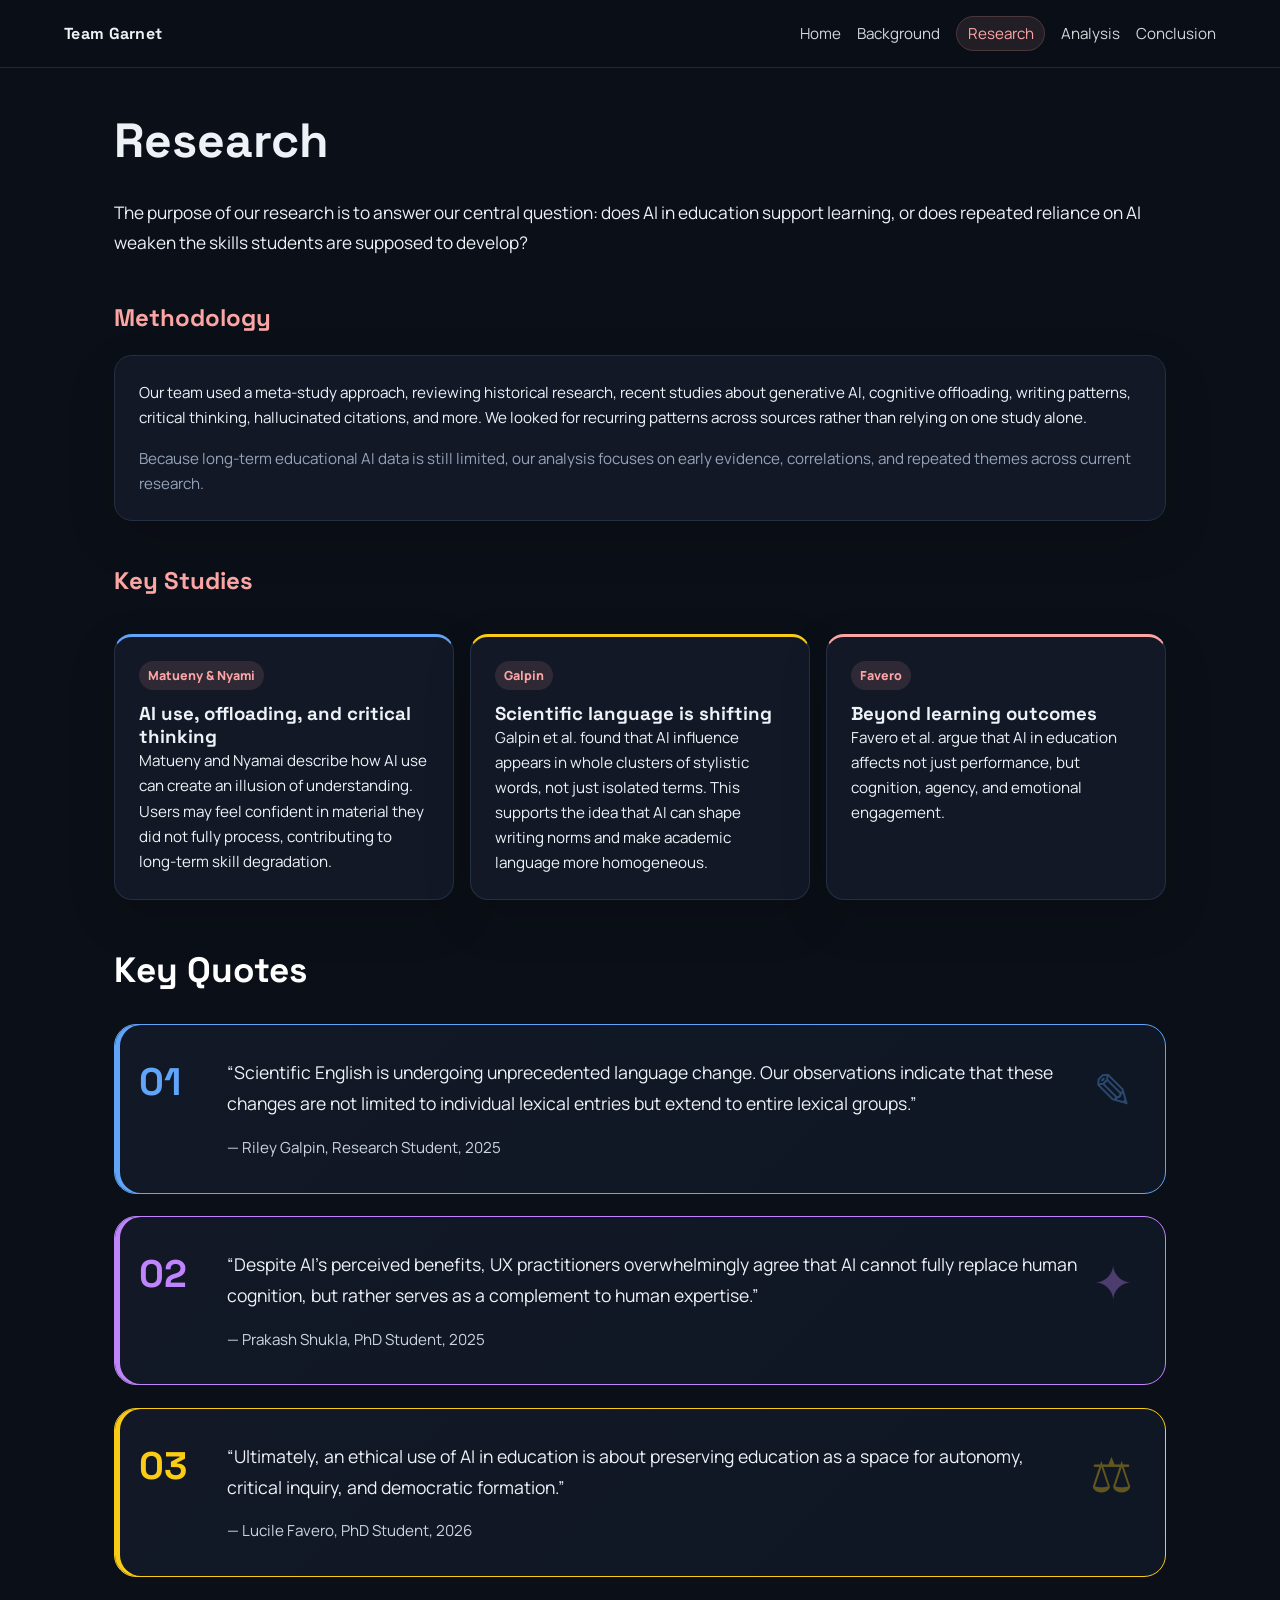
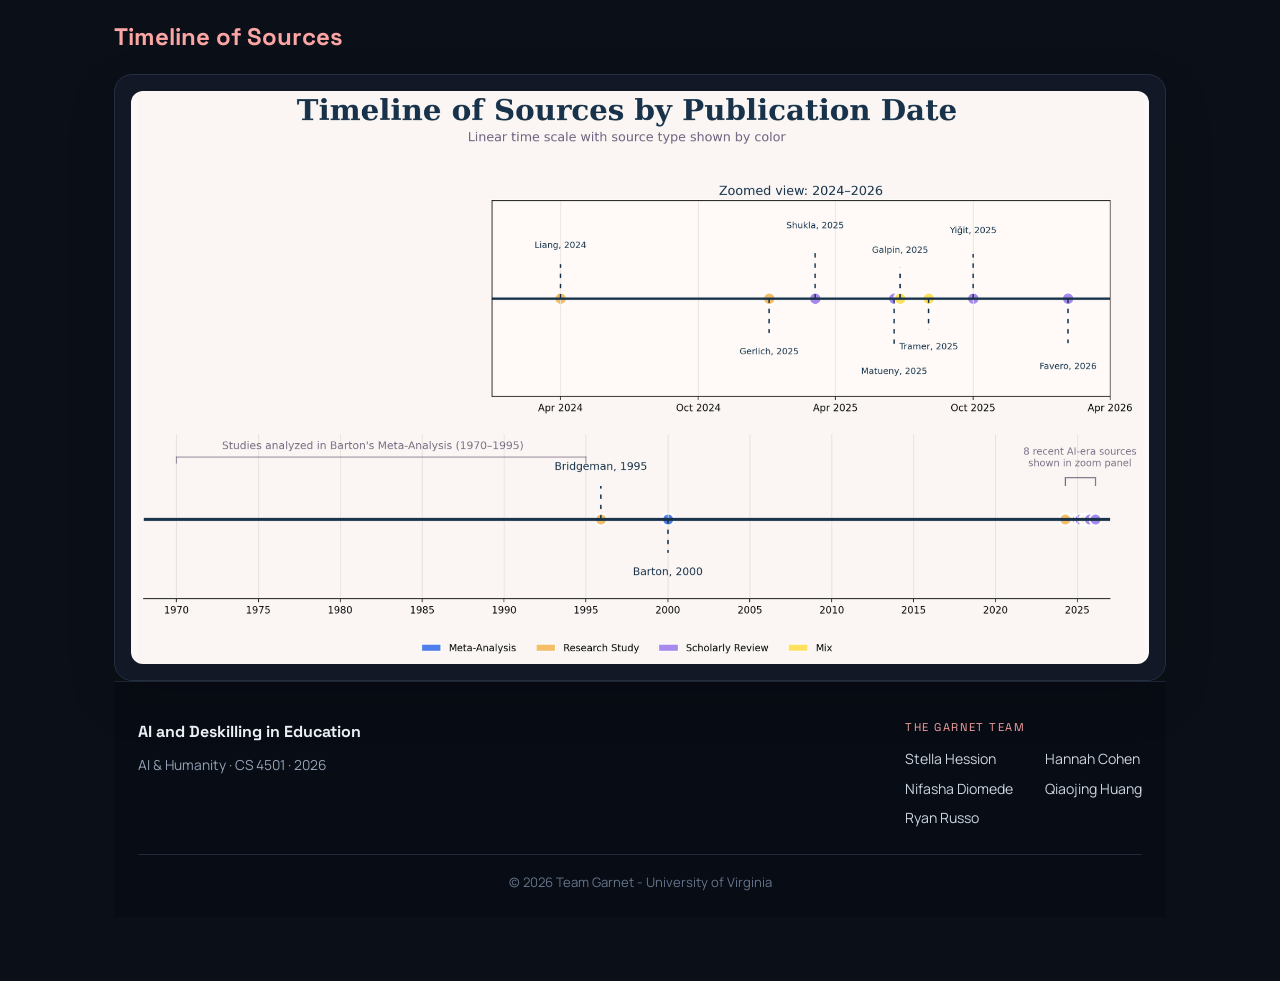
<file: research.html>
<!DOCTYPE html>
<html lang="en">
<head>
<meta charset="UTF-8">
<meta name="viewport" content="width=device-width, initial-scale=1.0">
<title>Research | AI and Deskilling</title>
<link rel="preconnect" href="https://fonts.googleapis.com">
<link rel="preconnect" href="https://fonts.gstatic.com" crossorigin>
<link href="https://fonts.googleapis.com/css2?family=Manrope:wght@400;500;600;700;800&family=Space+Grotesk:wght@500;600;700&display=swap" rel="stylesheet">

<style>
*{
  margin:0;
  padding:0;
  box-sizing:border-box;
}

body{
  font-family:"Manrope","Segoe UI",Arial,sans-serif;
  background:#0b0f17;
  color:#eef2f7;
  line-height:1.7;
}

nav{
  position:sticky;
  top:0;
  width:100%;
  z-index:1000;
  background:rgba(11,15,23,.9);
  backdrop-filter:blur(10px);
  border-bottom:1px solid #1f2937;
}

.navwrap{
  max-width:1200px;
  margin:auto;
  display:flex;
  justify-content:space-between;
  align-items:center;
  padding:1.25rem 1.5rem;
}

.logo{
  font-family:"Space Grotesk","Segoe UI",Arial,sans-serif;
  font-weight:700;
  letter-spacing:.3px;
}

nav ul{
  display:flex;
  gap:1rem;
  list-style:none;
  flex-wrap:wrap;
}

nav a{
  color:#eef2f7;
  text-decoration:none;
  font-size:.95rem;
  opacity:.88;
}

nav a:hover{
  opacity:1;
  color:#fca5a5;
}

.wrap{
  max-width:1100px;
  margin:auto;
  padding:2rem 1.5rem 4rem;
}

h1,h2,h3,.stat h3{
  font-family:"Space Grotesk","Segoe UI",Arial,sans-serif;
}

h1{
  font-size:3rem;
  margin-bottom:1rem;
}
.reveal-on-scroll{
  opacity:0;
  transform:translateY(18px);
  transition:opacity .6s ease, transform .6s ease;
}
.reveal-on-scroll.is-visible{
  opacity:1;
  transform:translateY(0);
}

h2{
  margin-top:2.5rem;
  margin-bottom:.8rem;
  color:#fca5a5;
}

.card{
  background:#121826;
  padding:1.5rem;
  border-radius:18px;
  border:1px solid #243042;
  margin-top:1rem;
}
.source-tag{
  display:inline-block;
  margin-bottom:.7rem;
  padding:.25rem .55rem;
  border-radius:999px;
  background:rgba(252,165,165,.12);
  color:#fca5a5;
  font-size:.78rem;
  font-weight:800;
}

.grid{
  display:grid;
  grid-template-columns:repeat(auto-fit,minmax(260px,1fr));
  gap:1rem;
  margin-top:1rem;
}

.stat{
  background:#121826;
  padding:1.5rem;
  border-radius:18px;
  border:1px solid #243042;
  text-align:center;
}

.stat h3{
  font-size:2rem;
  color:#fca5a5;
}
.stat p{
  color:#eef2f7;
  font-size:.95rem;
}
.note{
  margin-top:1rem;
  color:#94a3b8;
  font-size:.95rem;
}
.bar-list{
  display:grid;
  gap:1rem;
  margin-top:1rem;
}
.bar-item strong{
  display:block;
  margin-bottom:.35rem;
}
.bar-track{
  height:14px;
  background:#1f2937;
  border-radius:999px;
  overflow:hidden;
}
.bar-fill{
  display:block;
  height:100%;
  border-radius:999px;
  background:linear-gradient(90deg,#fca5a5,#ef4444);
}
.source-map{
  display:grid;
  grid-template-columns:repeat(auto-fit,minmax(220px,1fr));
  gap:1rem;
  margin-top:1rem;
}
.source-map .card{
  margin-top:0;
}

.site-footer{
  padding:2.25rem 1.5rem 1.5rem;
  border-top:1px solid #1f2937;
  color:#cbd5e1;
  background:#080c14;
}
.footer-wrap{
  max-width:1150px;
  margin:auto;
  display:grid;
  grid-template-columns:1fr auto;
  gap:3rem;
  align-items:start;
}
.footer-info h3{
  color:#eef2f7;
  margin-bottom:.5rem;
  font-size:1rem;
}
.footer-info p{
  margin-bottom:.35rem;
  color:#94a3b8;
  font-size:.86rem;
}
.footer-label{
  font-family:"Space Grotesk","Segoe UI",Arial,sans-serif;
  text-transform:uppercase;
  letter-spacing:.14em;
  font-size:.7rem;
  color:#fca5a5;
  margin-bottom:.65rem;
}
.footer-team{
  justify-self:end;
}
.team-grid{
  display:grid;
  grid-template-columns:repeat(2,max-content);
  gap:.35rem 2rem;
}
.team-grid span{
  color:#cbd5e1;
  font-size:.88rem;
}
.footer-bottom{
  max-width:1150px;
  margin:1.5rem auto 0;
  padding-top:1rem;
  border-top:1px solid #1f2937;
  text-align:center;
  color:#64748b;
  font-size:.82rem;
}
@media(max-width:560px){
  .navwrap{
    align-items:flex-start;
    flex-direction:column;
    gap:.75rem;
  }
  nav ul{gap:.65rem;}
  .footer-wrap{grid-template-columns:1fr;}
  .team-grid{grid-template-columns:1fr;}
}
@media(prefers-reduced-motion:reduce){
  .reveal-on-scroll{
    opacity:1;
    transform:none;
    transition:none;
  }
}
.quote-title {
  color: #ffffff;
  font-size: 2.2rem;
  margin-top: 2.5rem;
  margin-bottom: 1.5rem;
}

.quote-grid {
  display: grid;
  gap: 1.4rem;
  margin-top: 1rem;
}

.quote-card {
  position: relative;
  background: linear-gradient(135deg, #121826, #0f1724);
  border-radius: 22px;
  padding: 2rem 2rem 2rem 7rem;
  border: 1px solid #243042;
  overflow: hidden;
}

.quote-number {
  position: absolute;
  left: 1.5rem;
  top: 1.5rem;
  font-size: 2.4rem;
  font-weight: 800;
  font-family: "Space Grotesk", sans-serif;
}

.quote-icon {
  position: absolute;
  right: 2rem;
  top: 1.5rem;
  font-size: 3rem;
  opacity: 0.35;
}

.quote-text {
  font-size: 1.1rem;
  color: #eef2f7;
  line-height: 1.75;
  max-width: 850px;
}

.quote-author {
  margin-top: 1rem;
  font-size: 0.95rem;
  color: #cbd5e1;
}

.quote-blue {
  border-color: #60a5fa;
  box-shadow: inset 5px 0 0 #60a5fa;
}

.quote-blue .quote-number,
.quote-blue .quote-icon {
  color: #60a5fa;
}

.quote-purple {
  border-color: #c084fc;
  box-shadow: inset 5px 0 0 #c084fc;
}

.quote-purple .quote-number,
.quote-purple .quote-icon {
  color: #c084fc;
}

.quote-yellow {
  border-color: #facc15;
  box-shadow: inset 5px 0 0 #facc15;
}

.quote-yellow .quote-number,
.quote-yellow .quote-icon {
  color: #facc15;
}
</style>
<link rel="stylesheet" href="assets/style.css">
</head>

<body>

<nav>
<div class="navwrap">
<div class="logo">Team Garnet</div>
<ul>
<li><a href="index.html">Home</a></li>
<li><a href="background.html">Background</a></li>
<li><a class="active" href="research.html">Research</a></li>
<li><a href="analysis.html">Analysis</a></li>
<li><a href="conclusion.html">Conclusion</a></li>
</ul>
</div>
</nav>

<div class="wrap">

<h1>Research</h1>

<p>
The purpose of our research is to answer our central question: does AI in education support learning, or does repeated reliance on AI weaken the skills students are supposed to develop?
</p>

<h2>Methodology</h2>

<div class="card">
<p>
Our team used a meta-study approach, reviewing historical research, recent studies about generative AI, cognitive offloading, writing patterns, critical thinking, hallucinated citations, and more. We looked for recurring patterns across sources rather than relying on one study alone.
</p>
<p class="note">
Because long-term educational AI data is still limited, our analysis focuses on early evidence, correlations, and repeated themes across current research.
</p>
</div>

<h2>Key Studies</h2>

<div class="grid">

<div class="card source-card">
<span class="source-tag">Matueny & Nyami</span>
<h3>AI use, offloading, and critical thinking</h3>
<p>
Matueny and Nyamai describe how AI use can create an illusion of understanding. Users may feel confident in material they did not fully process, contributing to long-term skill degradation.
</p>
</div>

<div class="card source-card">
<span class="source-tag">Galpin</span>
<h3>Scientific language is shifting</h3>
<p>
Galpin et al. found that AI influence appears in whole clusters of stylistic words, not just isolated terms. This supports the idea that AI can shape writing norms and make academic language more homogeneous.
</p>
</div>


<div class="card source-card">
<span class="source-tag">Favero</span>
<h3>Beyond learning outcomes</h3>
<p>
Favero et al. argue that AI in education affects not just performance, but cognition, agency, and emotional engagement.
</p>
</div>

</div>

<h2 class="quote-title">Key Quotes</h2>

<div class="quote-grid">

  <div class="quote-card quote-blue">
    <div class="quote-number">01</div>
    <div class="quote-icon">✎</div>
    <p class="quote-text">
      “Scientific English is undergoing unprecedented language change. Our observations indicate that these changes are not limited to individual lexical entries but extend to entire lexical groups.”
    </p>
    <p class="quote-author">— Riley Galpin, Research Student, 2025</p>
  </div>

  <div class="quote-card quote-purple">
    <div class="quote-number">02</div>
    <div class="quote-icon">✦</div>
    <p class="quote-text">
      “Despite AI’s perceived benefits, UX practitioners overwhelmingly agree that AI cannot fully replace human cognition, but rather serves as a complement to human expertise.”
    </p>
    <p class="quote-author">— Prakash Shukla, PhD Student, 2025</p>
  </div>

  <div class="quote-card quote-yellow">
    <div class="quote-number">03</div>
    <div class="quote-icon">⚖</div>
    <p class="quote-text">
      “Ultimately, an ethical use of AI in education is about preserving education as a space for autonomy, critical inquiry, and democratic formation.”
    </p>
    <p class="quote-author">— Lucile Favero, PhD Student, 2026</p>
  </div>

</div>

<h2>Timeline of Sources</h2>
<div class="card" style="padding:1rem;">
  <img src="images/timeline.png" 
       alt="AI in Education Timeline" 
       style="width:100%;border-radius:12px;display:block;">
</div>

<footer class="site-footer">
<div class="footer-wrap">
<div class="footer-info">
<h3>AI and Deskilling in Education</h3>
<p>AI &amp; Humanity &middot; CS 4501 &middot; 2026</p>
</div>
<div class="footer-team">
<p class="footer-label">The Garnet Team</p>
<div class="team-grid">
<span>Stella Hession</span>
<span>Hannah Cohen</span>
<span>Nifasha Diomede</span>
<span>Qiaojing Huang</span>
<span>Ryan Russo</span>
</div>
</div>
</div>
<div class="footer-bottom">&copy; 2026 Team Garnet - University of Virginia</div>
</footer>

<script>
const revealItems = document.querySelectorAll(".wrap > h1, .wrap > p, .wrap > h2, .card, .stat, .feature-panel");

if (window.matchMedia("(prefers-reduced-motion: reduce)").matches) {
  revealItems.forEach((item) => item.classList.add("is-visible"));
} else {
  revealItems.forEach((item) => item.classList.add("reveal-on-scroll"));

  const observer = new IntersectionObserver((entries) => {
    entries.forEach((entry) => {
      if (entry.isIntersecting) {
        entry.target.classList.add("is-visible");
        observer.unobserve(entry.target);
      }
    });
  }, { threshold: 0.12 });

  revealItems.forEach((item) => observer.observe(item));
}
</script>

</body>
</html>
</file>
<file: assets/style.css>
@import url("https://fonts.googleapis.com/css2?family=Playfair+Display:ital,wght@0,700;1,700&display=swap");

/* Shared site polish: navigation, footer, card variants, and readable text widths. */
:root{
  --bg:#0b0f17;
  --panel:#121826;
  --panel-2:#0f1624;
  --border:#243042;
  --text:#eef2f7;
  --muted:#cbd5e1;
  --soft:#94a3b8;
  --accent:#fca5a5;
  --garnet:#7a0019;
  --blue:#60a5fa;
  --gold:#facc15;
  --purple:#a78bfa;
  --green:#86efac;
}

nav a.active{
  color:var(--accent);
  opacity:1;
  background:rgba(252,165,165,.1);
  border:1px solid rgba(252,165,165,.18);
  border-radius:999px;
  padding:.35rem .65rem;
}

p,
li{
  font-size:1rem;
  line-height:1.7;
}

.wrap > p{
  font-size:1.08rem;
  line-height:1.75;
  color:var(--text);
}

.card p,
.compare-card p,
.timeline-step p,
.spectrum p,
.spectrum-step p,
.stat p,
.note,
.ref-list li{
  font-size:.95rem;
  line-height:1.65;
}

.card h3,
.compare-card h3,
.timeline-step b{
  line-height:1.25;
}

.card,
.compare-card,
.timeline-step,
.stat,
.spectrum,
.decision-item,
.check-item,
.ref-details{
  box-shadow:0 18px 50px rgba(0,0,0,.14);
}

.stat:nth-of-type(4n+1),
.timeline-step:nth-of-type(4n+1),
.spectrum-step:nth-of-type(4n+1){
  background:linear-gradient(180deg,rgba(96,165,250,.12),rgba(18,24,38,1));
  border-color:rgba(96,165,250,.28);
}

.stat:nth-of-type(4n+2),
.timeline-step:nth-of-type(4n+2),
.spectrum-step:nth-of-type(4n+2){
  background:linear-gradient(180deg,rgba(250,204,21,.10),rgba(18,24,38,1));
  border-color:rgba(250,204,21,.26);
}

.stat:nth-of-type(4n+3),
.timeline-step:nth-of-type(4n+3),
.spectrum-step:nth-of-type(4n+3){
  background:linear-gradient(180deg,rgba(252,165,165,.12),rgba(18,24,38,1));
  border-color:rgba(252,165,165,.28);
}

.stat:nth-of-type(4n+4),
.timeline-step:nth-of-type(4n+4),
.spectrum-step:nth-of-type(4n+4){
  background:linear-gradient(180deg,rgba(167,139,250,.12),rgba(18,24,38,1));
  border-color:rgba(167,139,250,.28);
}

.card.accent-left,
.compare-card{
  border-left:4px solid var(--accent);
}

.definition-card{
  position:relative;
}

.definition-badge{
  display:inline-block;
  margin-bottom:.7rem;
  padding:.25rem .6rem;
  border-radius:999px;
  background:rgba(252,165,165,.12);
  color:var(--accent);
  font-size:.74rem;
  font-weight:800;
  letter-spacing:.06em;
  text-transform:uppercase;
}

.source-card{
  border-top:3px solid rgba(252,165,165,.75);
}

.source-card:nth-of-type(4n+1){border-top-color:var(--blue)}
.source-card:nth-of-type(4n+2){border-top-color:var(--gold)}
.source-card:nth-of-type(4n+3){border-top-color:var(--accent)}
.source-card:nth-of-type(4n+4){border-top-color:var(--purple)}

.recommendation-grid{
  counter-reset:recommendation;
}

.recommendation-card{
  position:relative;
  padding-left:4.25rem;
}

.recommendation-card::before{
  counter-increment:recommendation;
  content:counter(recommendation);
  position:absolute;
  left:1.35rem;
  top:1.35rem;
  width:2rem;
  height:2rem;
  border-radius:50%;
  display:grid;
  place-items:center;
  background:var(--garnet);
  color:#fff;
  font-family:"Space Grotesk","Segoe UI",Arial,sans-serif;
  font-weight:800;
}

.recommendation-card:nth-of-type(4n+1)::before{background:#2563eb}
.recommendation-card:nth-of-type(4n+2)::before{background:#ca8a04}
.recommendation-card:nth-of-type(4n+3)::before{background:#be123c}
.recommendation-card:nth-of-type(4n+4)::before{background:#7c3aed}

.tight-list{
  margin-top:.85rem;
  padding-left:1.15rem;
}

.tight-list li{
  margin-bottom:.35rem;
}

.mt-1{
  margin-top:1rem;
}

.evidence-card{
  column-count:2;
  column-gap:2.5rem;
}

.evidence-card .mt-1{
  margin-top:1rem;
}

.evidence-card p{
  break-inside:avoid;
}

.data-point{
  color:#fde68a;
  font-family:inherit;
  font-weight:500;
  white-space:nowrap;
}

.serif-accent{
  font-family:"Playfair Display",Georgia,serif;
  font-style:italic;
  font-weight:700;
  letter-spacing:-.03em;
}

.corner-accent{
  position:relative;
  overflow:hidden;
}

.corner-accent::after{
  content:"";
  position:absolute;
  right:0;
  bottom:0;
  width:34px;
  height:34px;
  border-top-left-radius:34px;
  background:linear-gradient(135deg,var(--accent),var(--garnet));
}

.feature-panel{
  display:grid;
  grid-template-columns:minmax(0,1fr) minmax(280px,.8fr);
  gap:1.5rem;
  align-items:stretch;
  margin-top:1rem;
  padding:1.5rem;
  border:1px solid rgba(252,165,165,.28);
  border-radius:26px;
  background:linear-gradient(135deg,rgba(122,0,25,.28),rgba(18,24,38,.96));
  box-shadow:0 22px 70px rgba(0,0,0,.2);
}

.feature-panel.research-feature{
  grid-template-columns:minmax(240px,.75fr) minmax(0,1.25fr);
  background:linear-gradient(135deg,rgba(37,99,235,.2),rgba(18,24,38,.96));
  border-color:rgba(96,165,250,.34);
}

.feature-panel.analysis-feature{
  grid-template-columns:repeat(2,minmax(0,1fr));
  background:linear-gradient(135deg,rgba(250,204,21,.12),rgba(122,0,25,.22),rgba(18,24,38,.96));
}

.feature-panel.conclusion-feature{
  grid-template-columns:1fr;
  text-align:center;
  background:linear-gradient(135deg,rgba(122,0,25,.35),rgba(167,139,250,.14),rgba(18,24,38,.96));
}

.feature-panel h3{
  font-size:clamp(1.45rem,3vw,2.35rem);
  line-height:1.12;
  margin-bottom:.85rem;
}

.feature-panel p{
  color:var(--muted);
}

.feature-side{
  background:rgba(8,12,20,.5);
  border:1px solid rgba(255,255,255,.08);
  border-radius:20px;
  padding:1.25rem;
}

.conclusion-feature .feature-side{
  max-width:820px;
  margin:auto;
}

.conclusion-feature .feature-side ul{
  display:grid;
  grid-template-columns:repeat(3,minmax(0,1fr));
  gap:.75rem;
  padding-left:0;
  list-style:none;
}

.conclusion-feature .feature-side li{
  padding:.85rem;
  border-radius:14px;
  background:rgba(255,255,255,.04);
}

.feature-side ul{
  padding-left:1.15rem;
}

.feature-side li{
  margin-bottom:.45rem;
}

.thesis-band{
  margin-top:2rem;
  padding:2rem;
  border-radius:24px;
  border:1px solid rgba(252,165,165,.35);
  background:linear-gradient(135deg,rgba(96,165,250,.16),rgba(122,0,25,.24));
  text-align:center;
}

.thesis-band p{
  max-width:900px;
  margin:auto;
  color:var(--text);
  font-family:"Space Grotesk","Segoe UI",Arial,sans-serif;
  font-size:clamp(1.35rem,3vw,2.2rem);
  line-height:1.25;
  font-weight:700;
}

.image-feature{
  display:grid;
  grid-template-columns:minmax(0,1.1fr) minmax(320px,.9fr);
  gap:0;
  align-items:stretch;
  margin-top:1rem;
  border:1px solid var(--border);
  border-radius:26px;
  overflow:hidden;
  background:var(--panel);
  box-shadow:0 22px 70px rgba(0,0,0,.22);
}

.image-feature img{
  width:100%;
  height:100%;
  max-height:540px;
  min-height:340px;
  object-fit:cover;
  margin:0;
  border-radius:0;
}

.image-feature-copy{
  align-self:center;
  justify-self:start;
  margin-left:-2rem;
  max-width:520px;
  padding:1.75rem;
  border-radius:22px;
  background:rgba(18,24,38,.94);
  border:1px solid rgba(252,165,165,.25);
  position:relative;
}

.image-feature-copy h3{
  font-size:clamp(1.6rem,3vw,2.4rem);
  margin-bottom:1rem;
}

@media(max-width:900px){
  .feature-panel,
  .feature-panel.research-feature,
  .feature-panel.analysis-feature{
    grid-template-columns:minmax(0,1fr) minmax(260px,.95fr);
    gap:1rem;
    padding:1.25rem;
  }

  .feature-panel h3{
    font-size:clamp(1.35rem,3.2vw,2rem);
  }

  .feature-side{
    padding:1rem;
  }
}

@media(max-width:560px){
  .recommendation-card{
    padding-left:1.5rem;
    padding-top:4rem;
  }

  .feature-panel,
  .image-feature{
    grid-template-columns:1fr;
  }

  .evidence-card{
    column-count:1;
  }

  .conclusion-feature .feature-side ul{
    grid-template-columns:1fr;
  }

  .image-feature-copy{
    margin-left:0;
    max-width:none;
    border-radius:0;
  }
}
</file>
